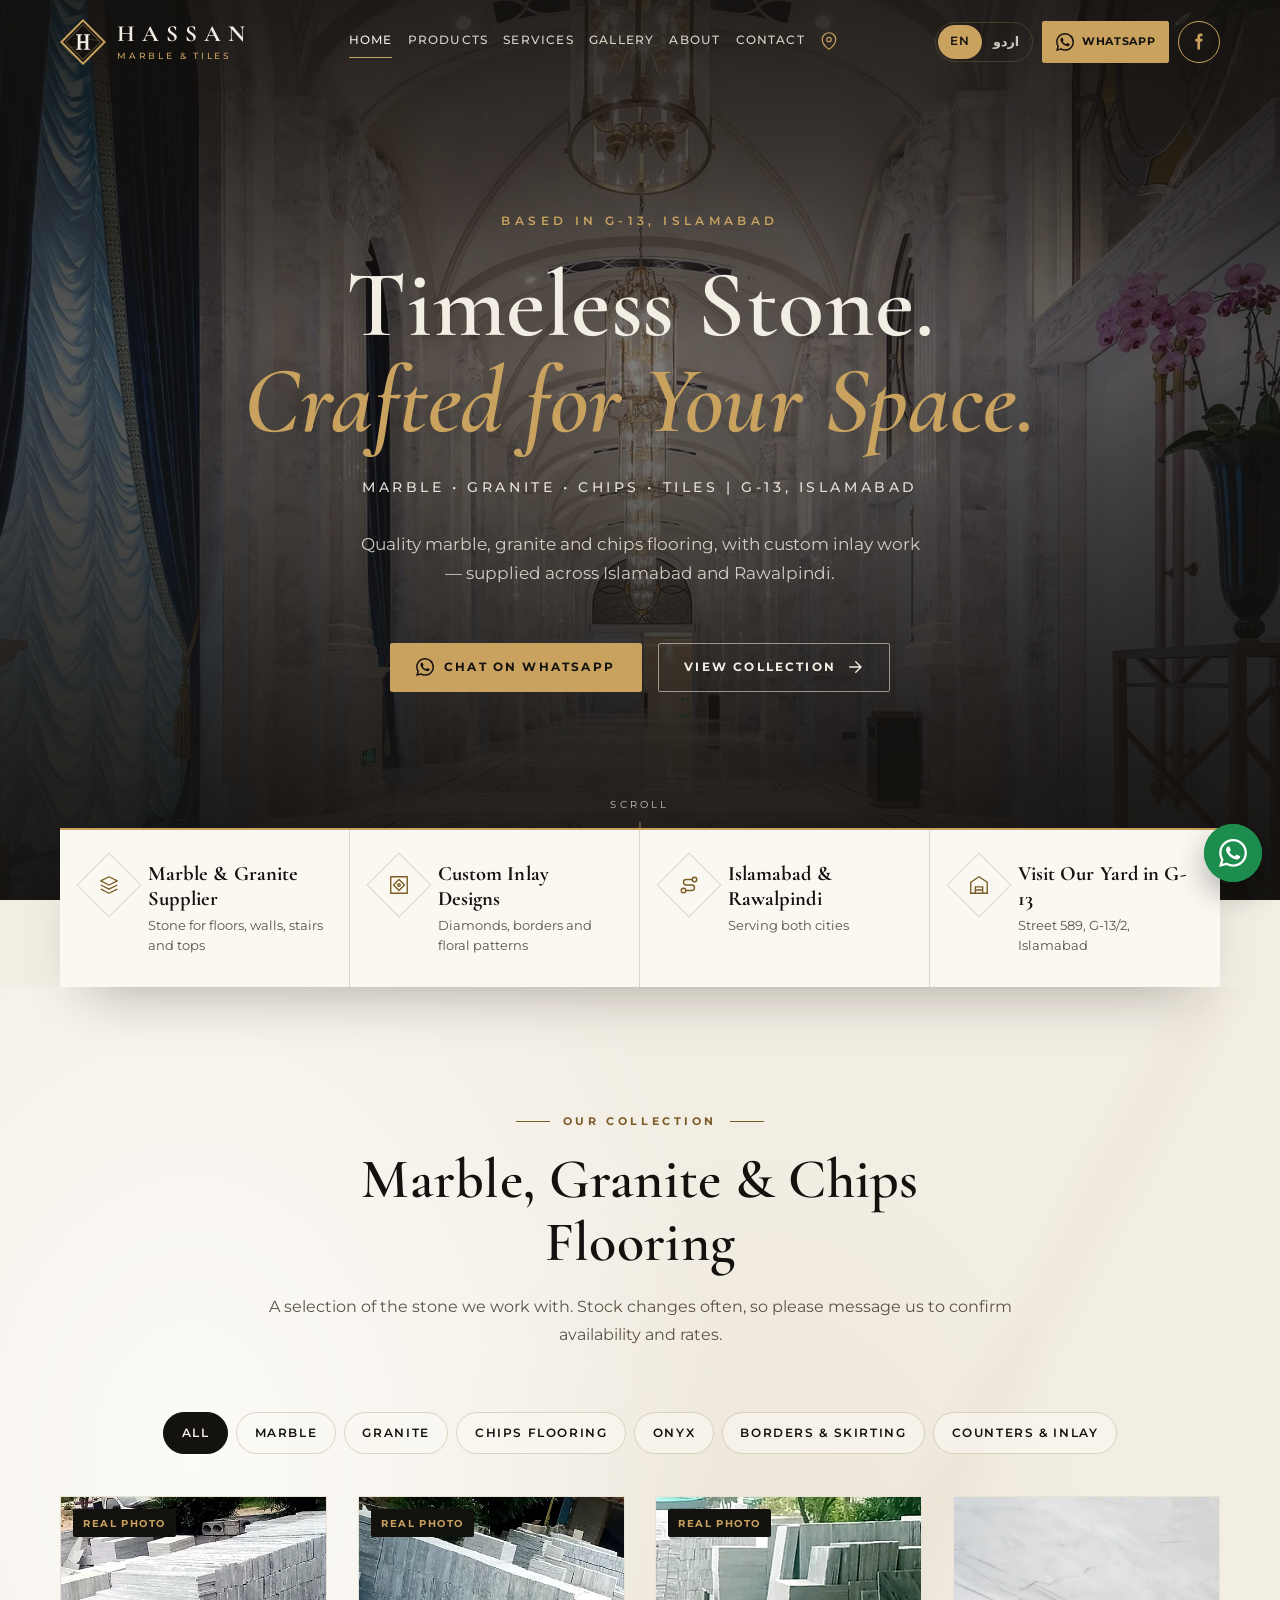
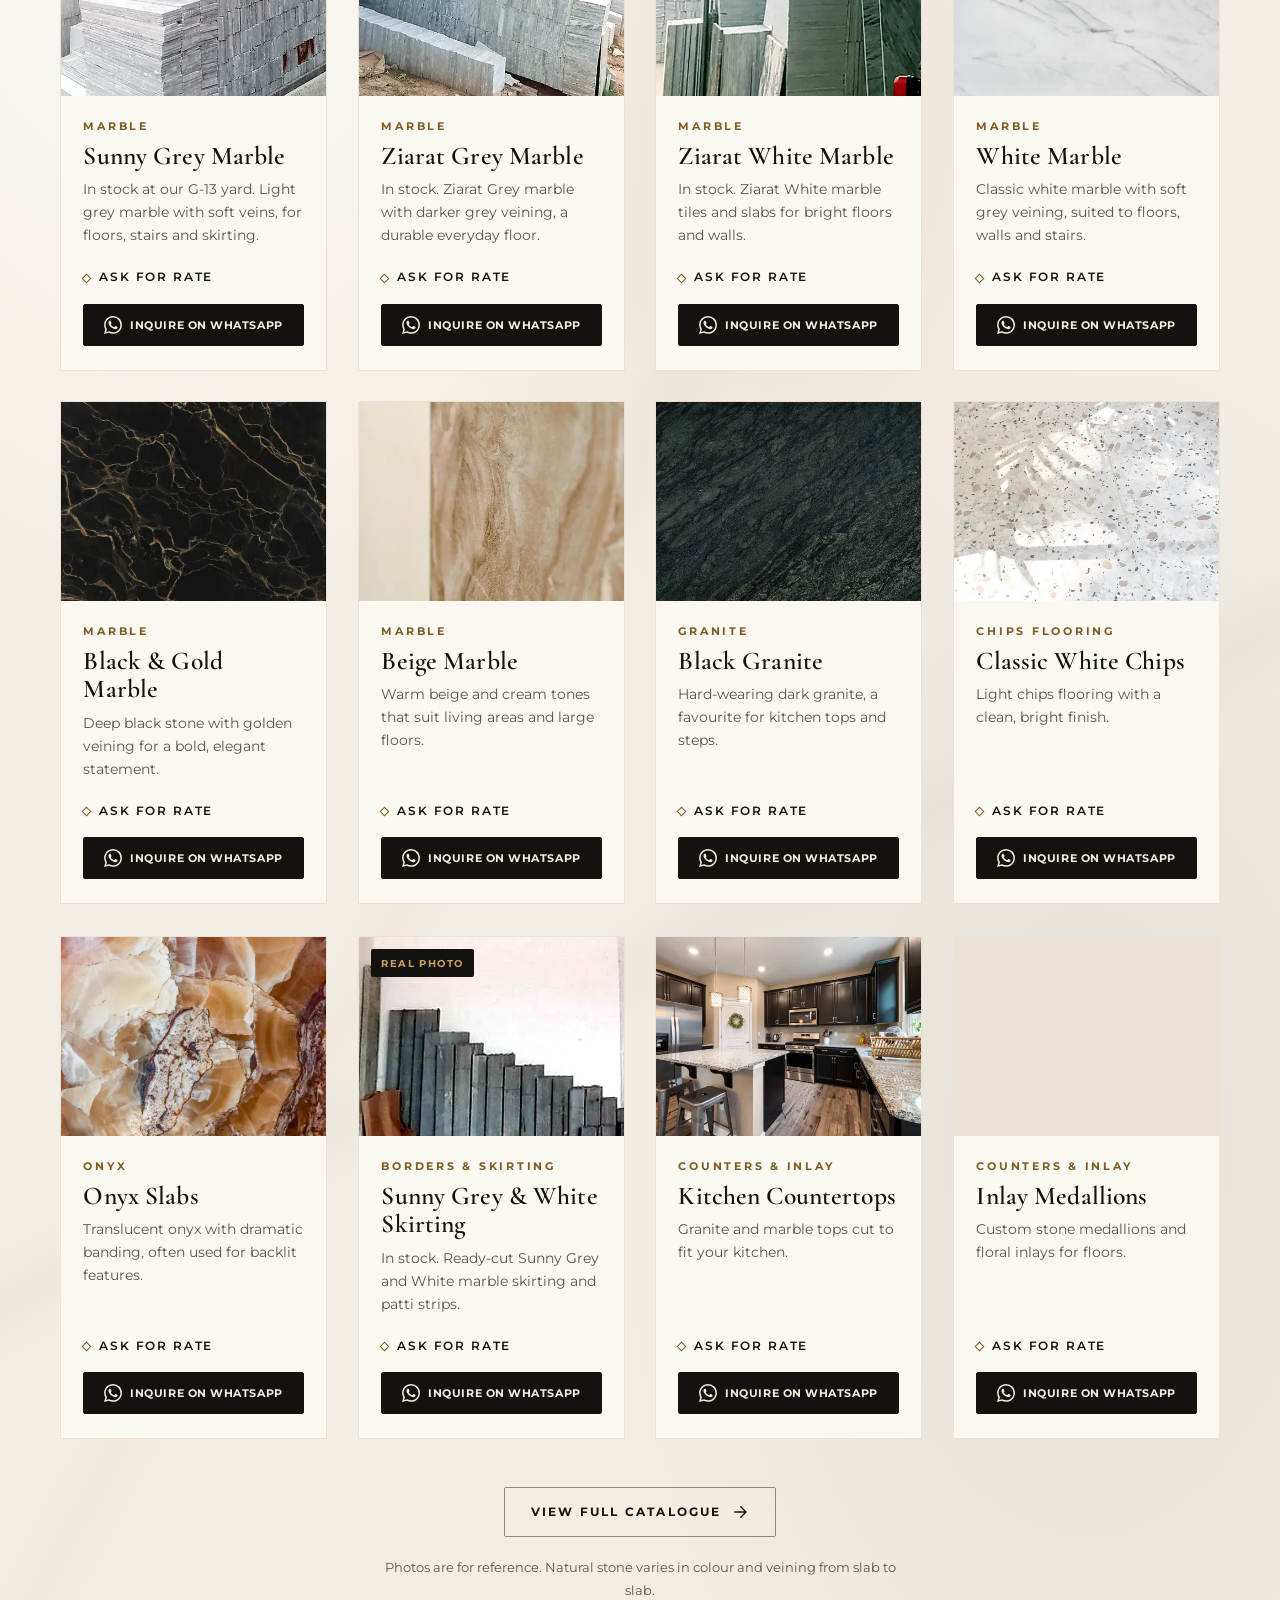
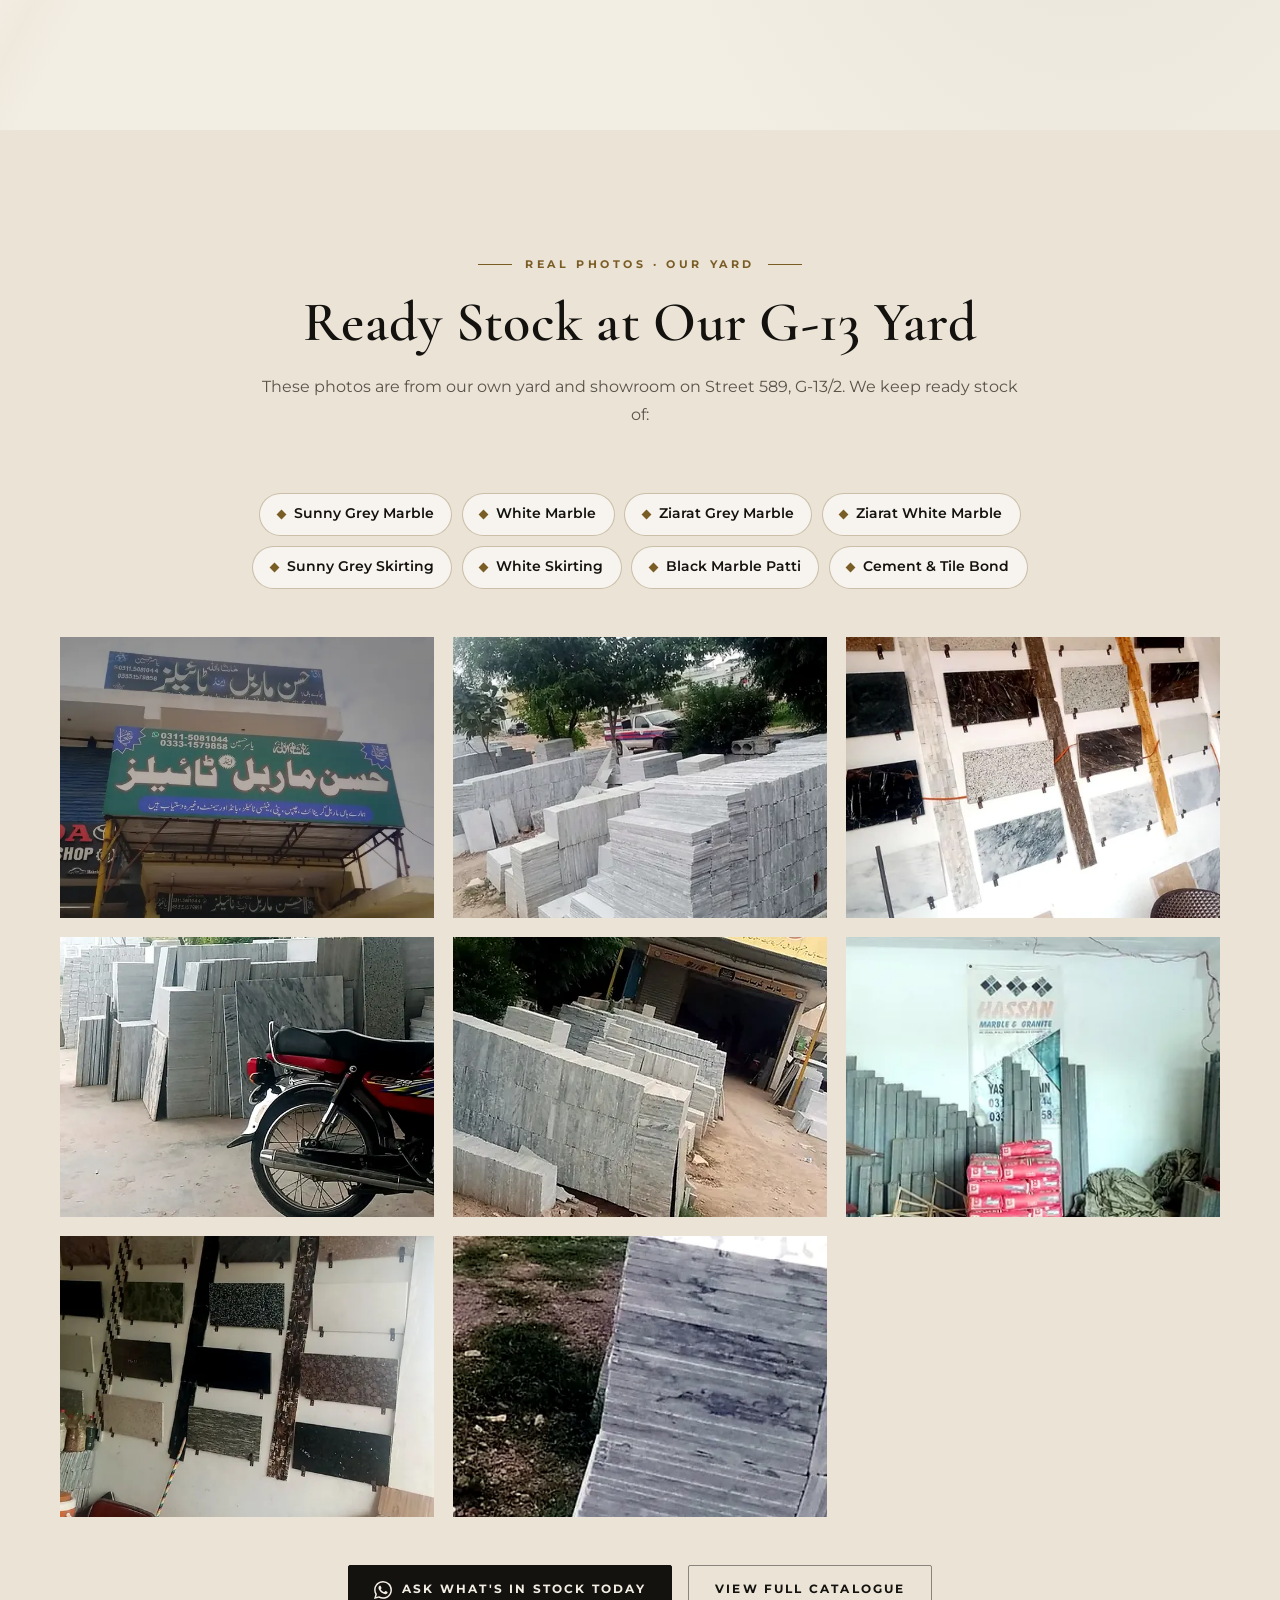
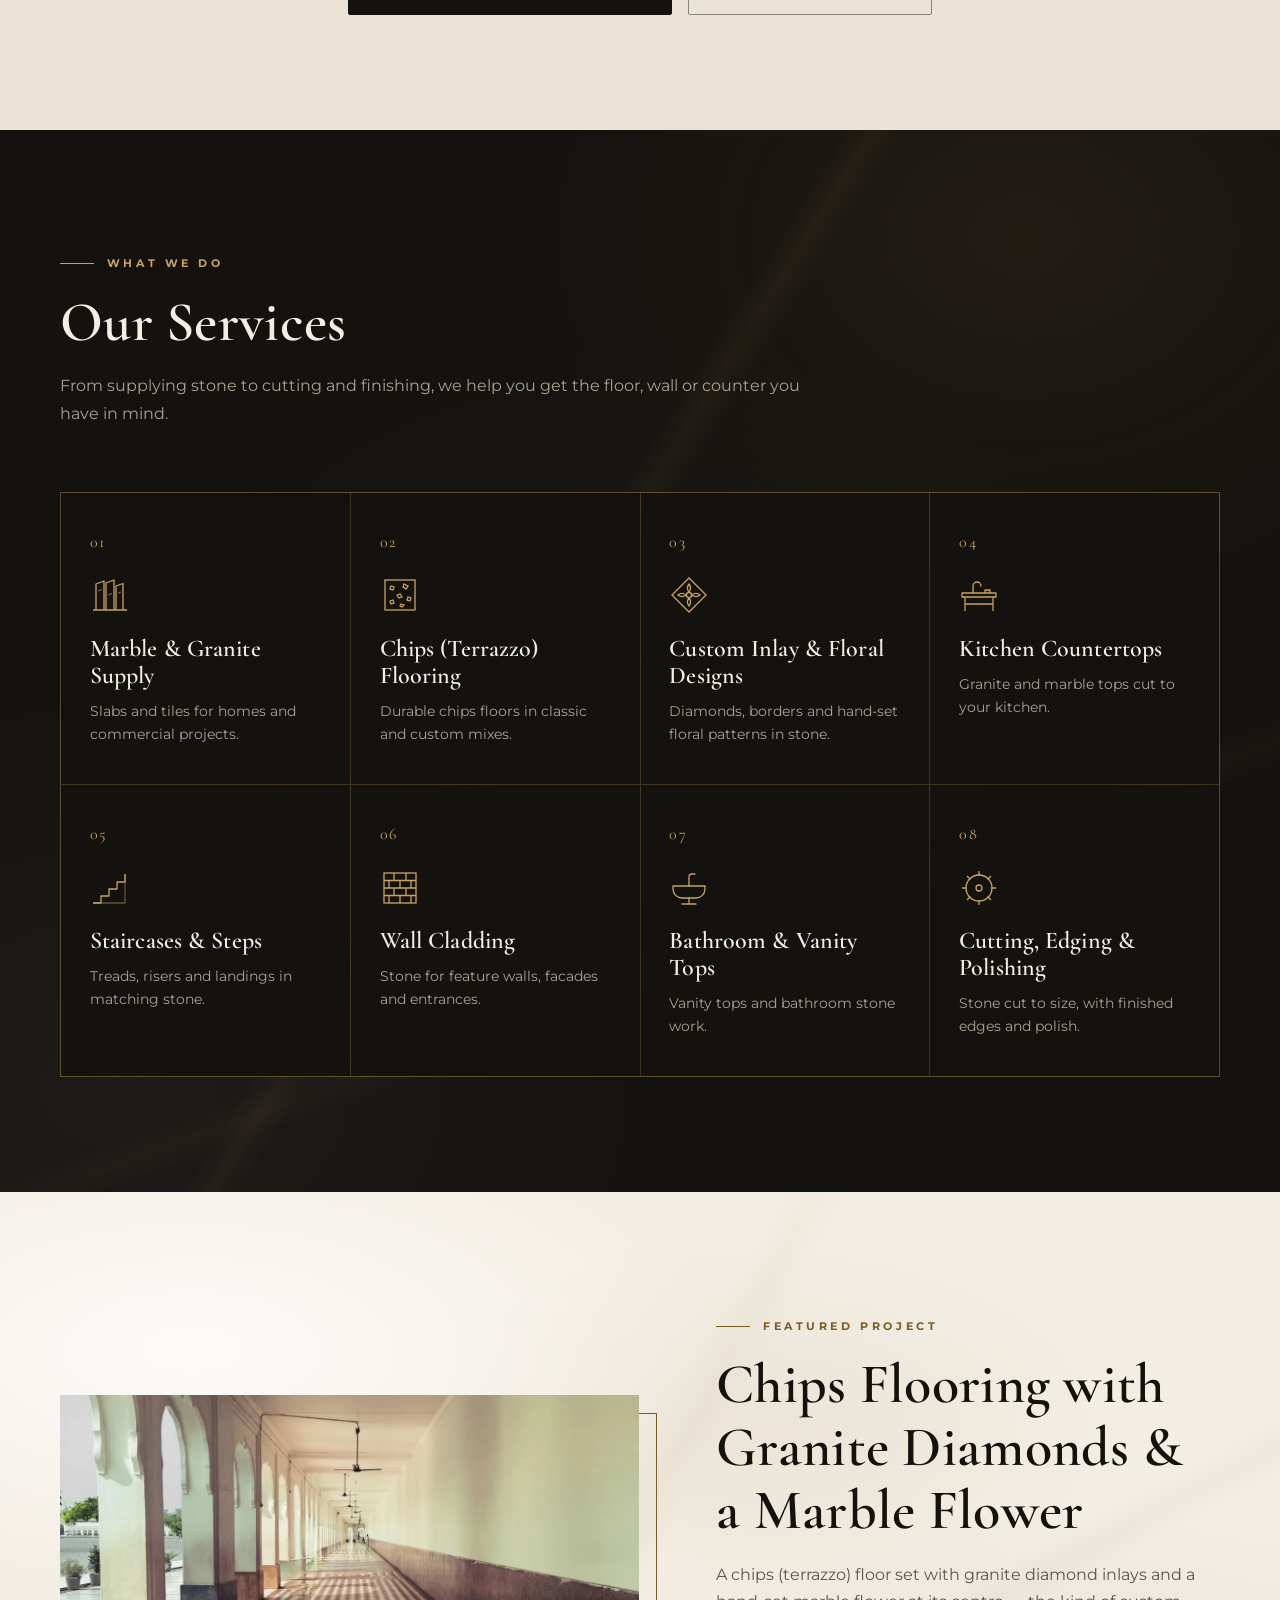
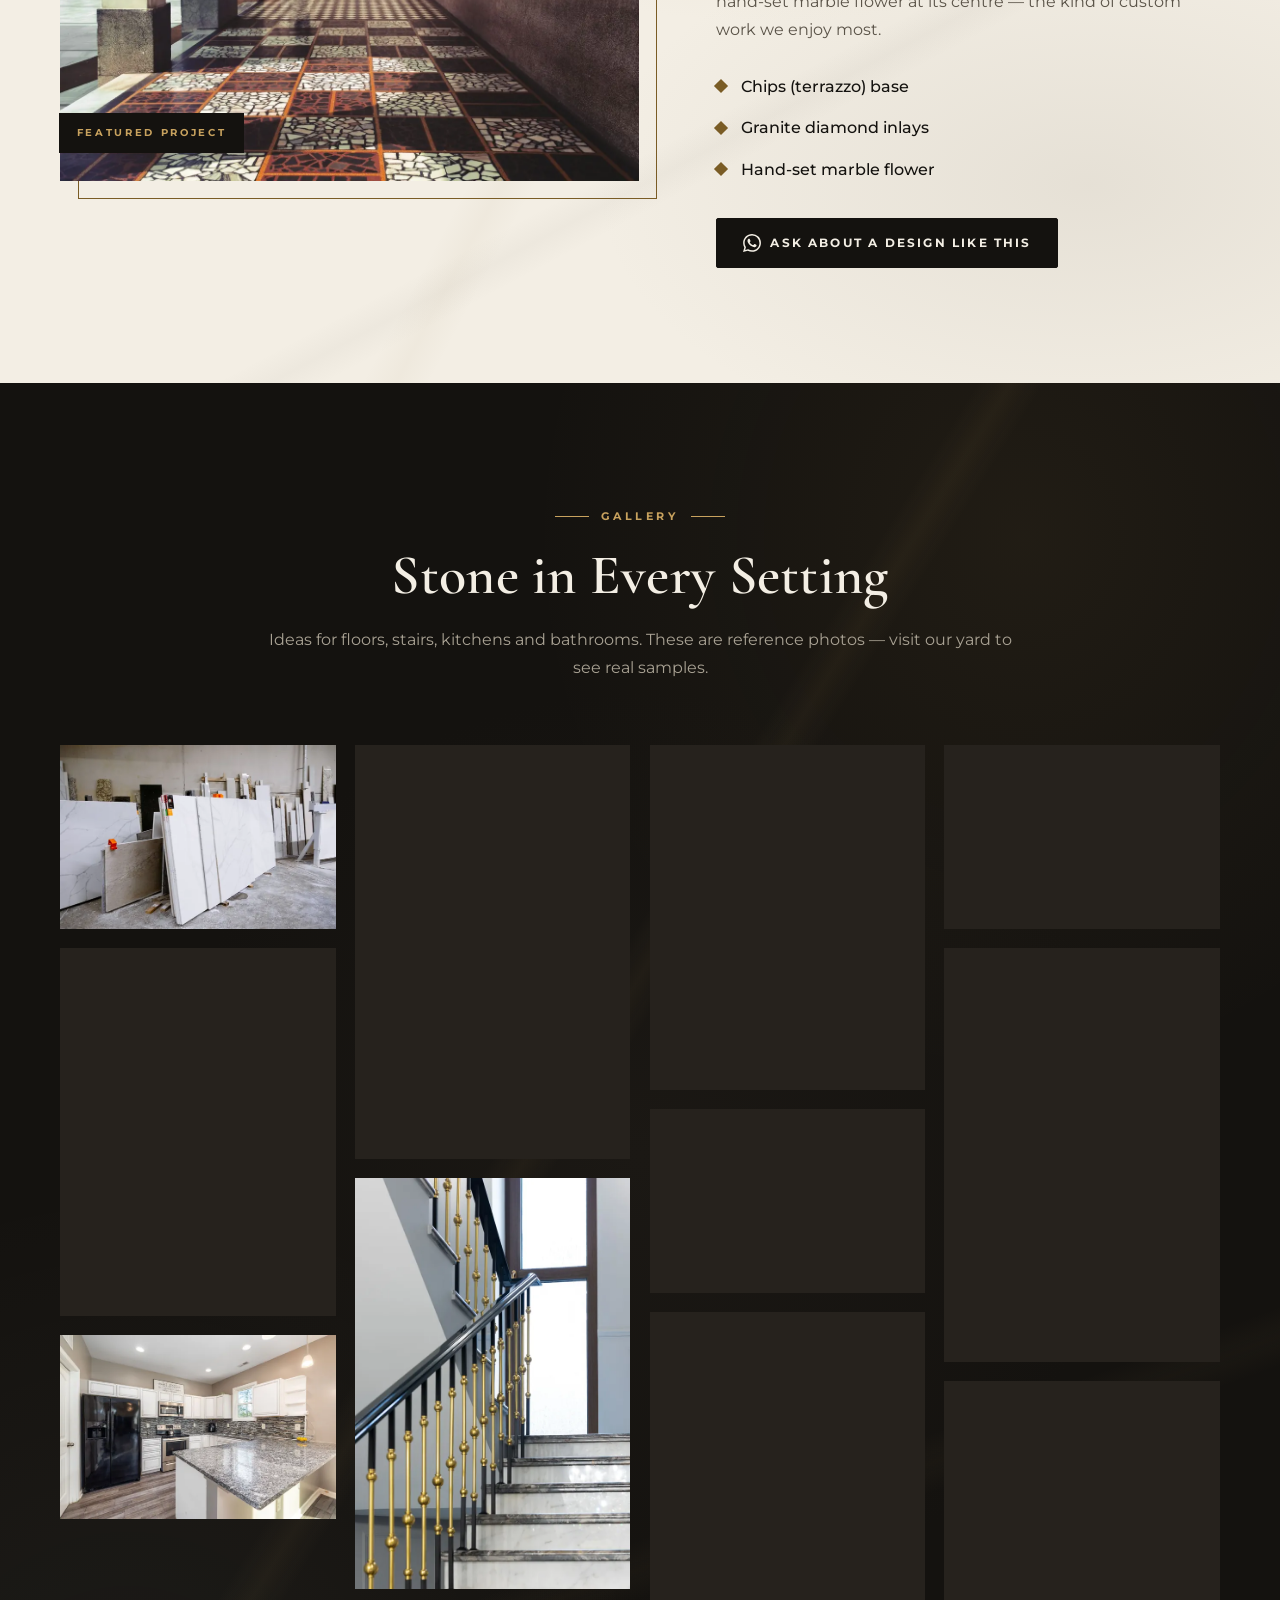
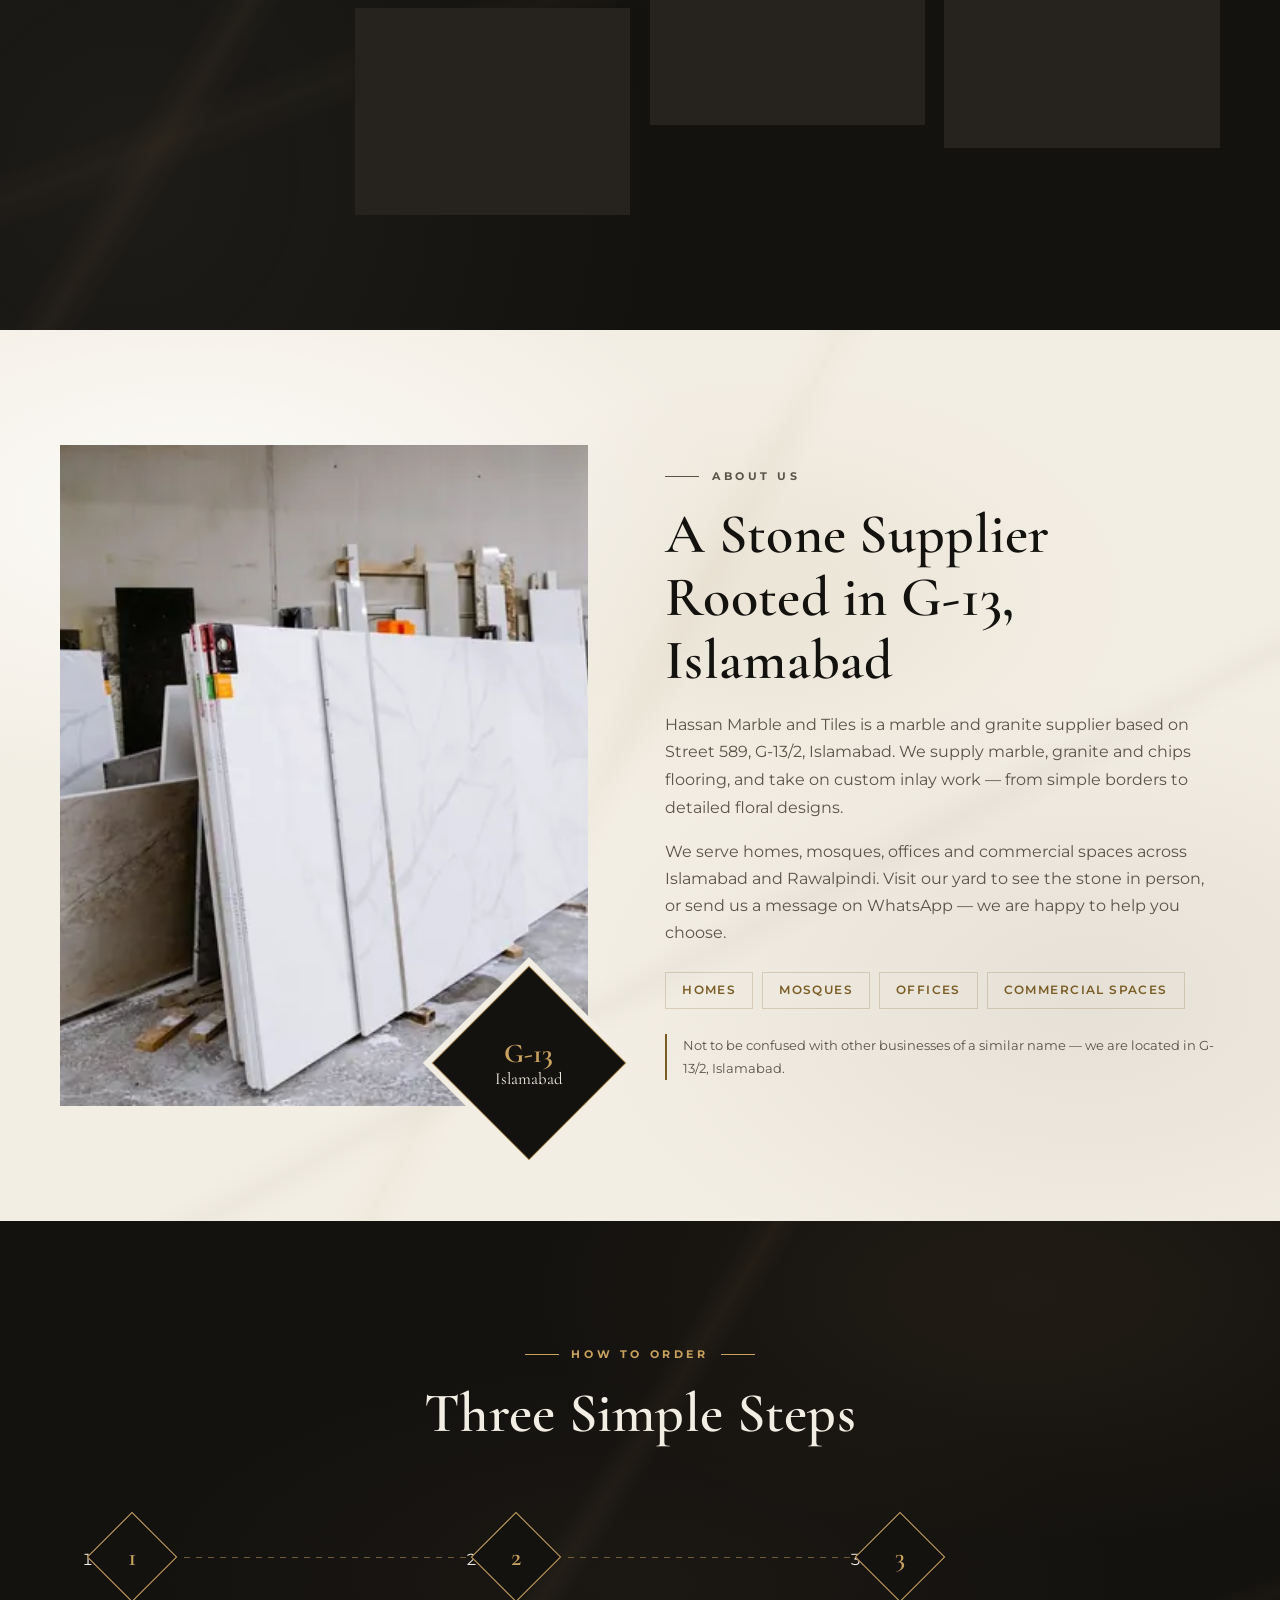
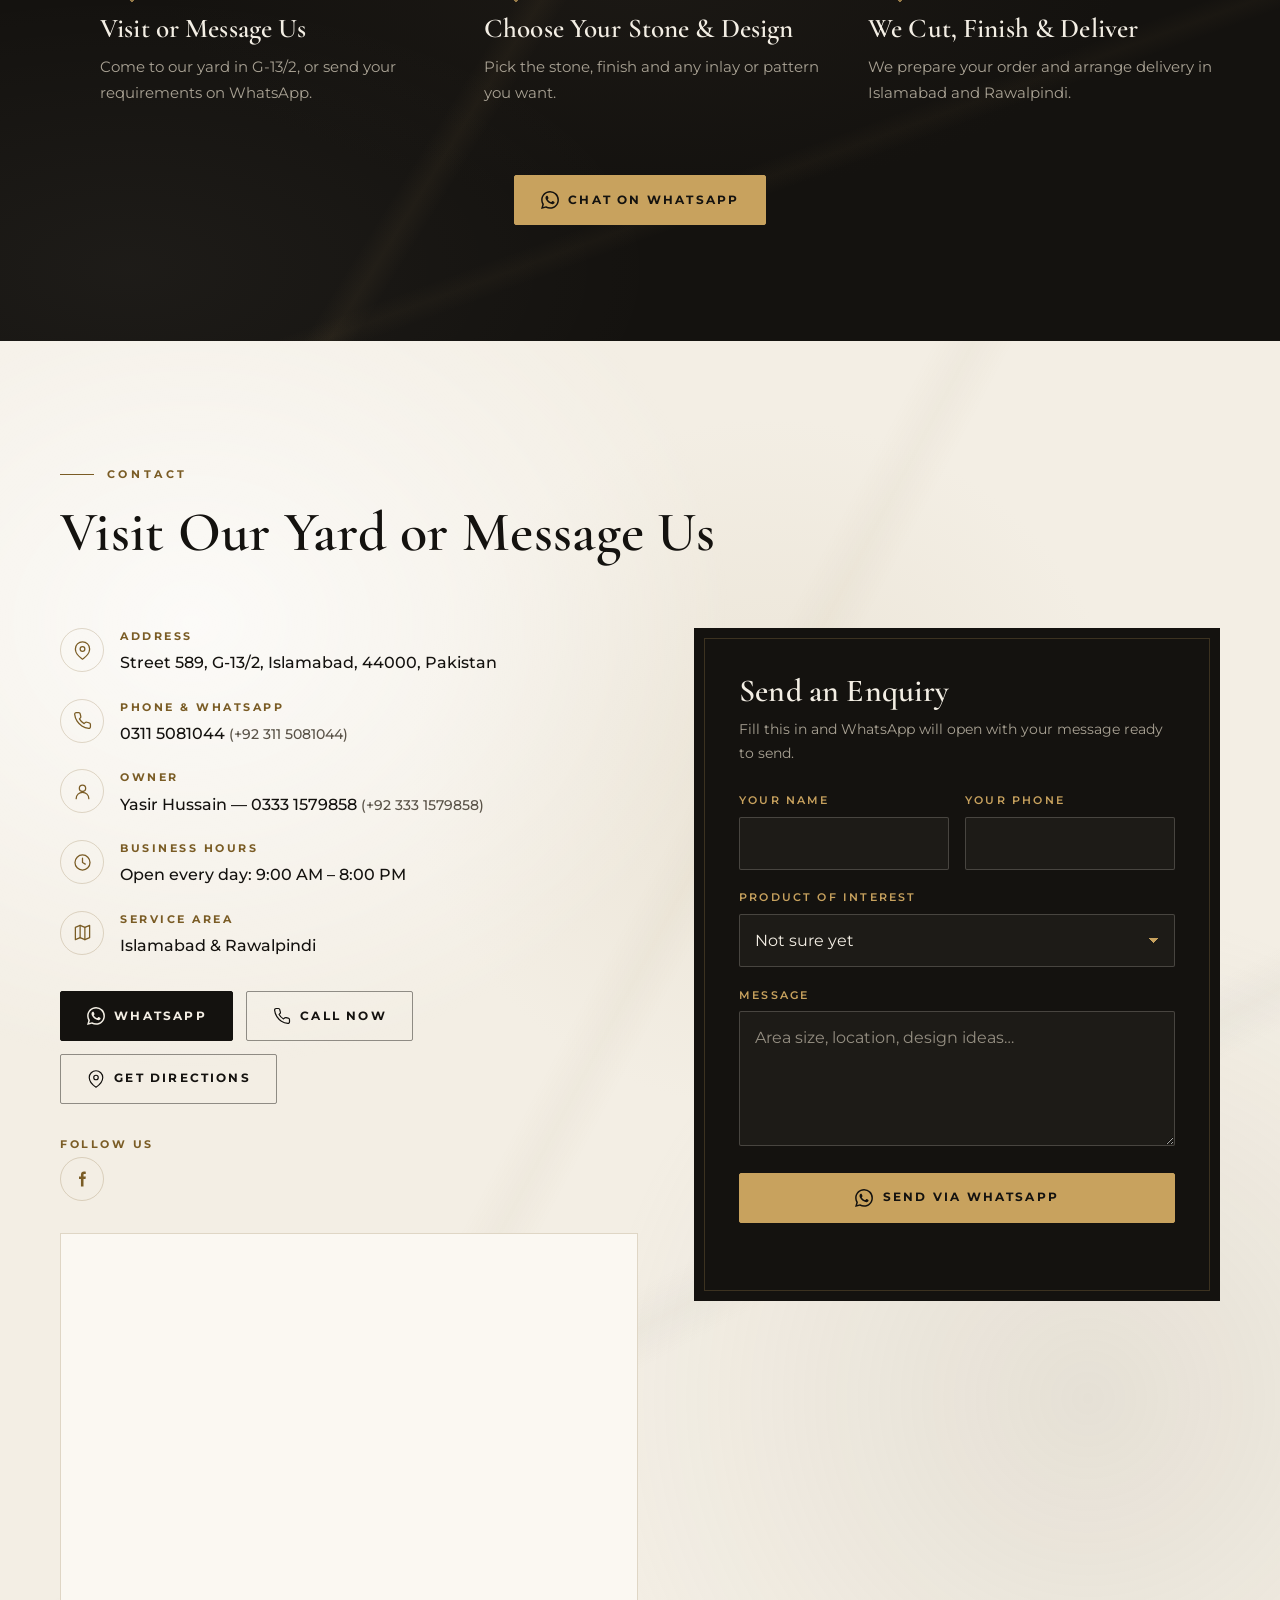
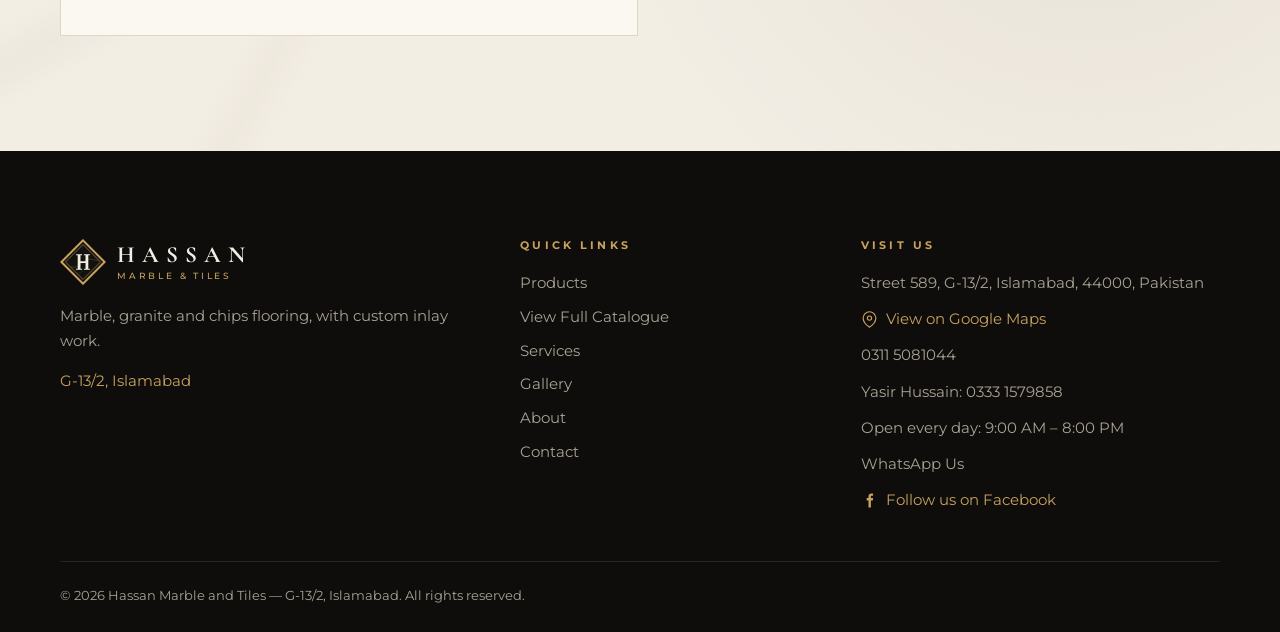
<file: index.html>
<!DOCTYPE html>
<html lang="en" dir="ltr">
<head>
  <meta charset="utf-8">
  <meta name="viewport" content="width=device-width, initial-scale=1">
  <title>Hassan Marble and Tiles | Marble, Granite &amp; Chips Flooring in Islamabad (G-13)</title>
  <meta name="description" content="Hassan Marble and Tiles, Street 589, G-13/2, Islamabad — marble, granite and chips (terrazzo) flooring supplier with custom inlay work. Serving Islamabad and Rawalpindi. Call or WhatsApp 0311 5081044.">
  <meta name="keywords" content="marble Islamabad, granite Islamabad, chips flooring Islamabad, marble supplier G-13, terrazzo flooring, marble Rawalpindi, granite countertops Islamabad">
  <meta name="theme-color" content="#14120F">
  <meta name="format-detection" content="telephone=no">

  <link rel="canonical" href="https://farooq831.github.io/hassan-marble-tiles/">
  <link rel="alternate" hreflang="en" href="https://farooq831.github.io/hassan-marble-tiles/">
  <link rel="alternate" hreflang="x-default" href="https://farooq831.github.io/hassan-marble-tiles/">

  <!-- Open Graph / Twitter -->
  <meta property="og:type" content="website">
  <meta property="og:site_name" content="Hassan Marble and Tiles">
  <meta property="og:title" content="Hassan Marble and Tiles | Marble, Granite &amp; Chips Flooring — G-13, Islamabad">
  <meta property="og:description" content="Marble, granite and chips flooring with custom inlay work. Visit our yard at Street 589, G-13/2, Islamabad, or WhatsApp 0311 5081044.">
  <meta property="og:url" content="https://farooq831.github.io/hassan-marble-tiles/">
  <meta property="og:image" content="https://farooq831.github.io/hassan-marble-tiles/assets/images/og-image.jpg">
  <meta property="og:image:width" content="1200">
  <meta property="og:image:height" content="630">
  <meta property="og:image:alt" content="Polished marble corridor — Hassan Marble and Tiles, G-13 Islamabad">
  <meta property="og:locale" content="en_PK">
  <meta property="og:locale:alternate" content="ur_PK">
  <meta name="twitter:card" content="summary_large_image">
  <meta name="twitter:title" content="Hassan Marble and Tiles — G-13, Islamabad">
  <meta name="twitter:description" content="Marble, granite and chips flooring with custom inlay work in Islamabad &amp; Rawalpindi.">
  <meta name="twitter:image" content="https://farooq831.github.io/hassan-marble-tiles/assets/images/og-image.jpg">

  <link rel="icon" href="favicon.svg" type="image/svg+xml">
  <link rel="icon" href="favicon.ico" sizes="32x32">
  <link rel="apple-touch-icon" href="assets/icons/apple-touch-icon.png">
  <link rel="manifest" href="site.webmanifest">

  <link rel="preconnect" href="https://fonts.googleapis.com">
  <link rel="preconnect" href="https://fonts.gstatic.com" crossorigin>
  <!-- Fonts load without blocking the first paint -->
  <link rel="preload" as="style" href="https://fonts.googleapis.com/css2?family=Cormorant+Garamond:ital,wght@0,600;0,700;1,600&amp;family=Montserrat:wght@400;500;600;700&amp;display=swap" onload="this.onload=null;this.rel='stylesheet'">
  <noscript><link rel="stylesheet" href="https://fonts.googleapis.com/css2?family=Cormorant+Garamond:ital,wght@0,600;0,700;1,600&amp;family=Montserrat:wght@400;500;600;700&amp;display=swap"></noscript>
  <link rel="stylesheet" href="css/main.css">

  <!-- Mark JS as available and apply saved language direction before paint -->
  <script>(function(d){d.documentElement.className+=' js';try{if(localStorage.getItem('hmg-lang')==='ur'){d.documentElement.lang='ur';d.documentElement.dir='rtl';}}catch(e){}})(document);</script>

  <script defer src="js/config.js"></script>
  <script defer src="js/products.js"></script>
  <script defer src="js/i18n.js"></script>
  <script defer src="js/main.js"></script>
</head>
<body>
  <!-- ===== SVG ICON SPRITE (inline so it works from file:// and GitHub Pages) ===== -->
  <svg width="0" height="0" style="position:absolute" aria-hidden="true" focusable="false">
    <defs>
      <clipPath id="lm-clip"><path d="M50 12 88 50 50 88 12 50z"/></clipPath>
    </defs>
    <symbol id="logo-mark" viewBox="0 0 100 100">
      <path d="M50 3 97 50 50 97 3 50z" fill="#14120F" style="stroke:var(--logo-outer,#C8A25E)" stroke-width="4.5"/>
      <path d="M50 12 88 50 50 88 12 50z" fill="none" stroke="#C8A25E" stroke-width="1.2"/>
      <g clip-path="url(#lm-clip)" fill="none" stroke="#C8A25E" stroke-linecap="round" opacity=".5">
        <path d="M8 63c12-6 20 2 31-4s16-17 28-15 17 5 25 0" stroke-width="1"/>
        <path d="M28 82c8-8 14-6 22-13" stroke-width=".6"/>
      </g>
      <path fill="#F3EEE4" d="M35 33h13v2.5h-3.5v13.1h11V35.5H52V33h13v2.5h-3.5v29H65V67H52v-2.5h3.5V52h-11v12.5H48V67H35v-2.5h3.5v-29H35z"/>
    </symbol>
    <symbol id="i-wa" viewBox="0 0 24 24"><path fill="currentColor" d="M17.47 14.38c-.3-.15-1.76-.87-2.03-.97-.27-.1-.47-.15-.67.15-.2.3-.77.97-.94 1.16-.17.2-.35.22-.64.08-.3-.15-1.26-.46-2.39-1.48-.88-.79-1.48-1.76-1.65-2.06-.17-.3-.02-.46.13-.6.13-.14.3-.35.45-.52.15-.17.2-.3.3-.5.1-.2.05-.37-.03-.52-.07-.15-.67-1.61-.92-2.2-.24-.58-.49-.5-.67-.51h-.57c-.2 0-.52.07-.79.37-.27.3-1.04 1.02-1.04 2.48s1.07 2.88 1.21 3.07c.15.2 2.1 3.2 5.08 4.49.71.31 1.26.49 1.7.63.71.23 1.36.2 1.87.12.57-.09 1.76-.72 2-1.41.25-.7.25-1.29.18-1.42-.08-.12-.27-.2-.57-.34M12.05 21.79h-.01a9.87 9.87 0 0 1-5.03-1.38l-.36-.21-3.74.98 1-3.65-.24-.37a9.86 9.86 0 0 1-1.51-5.26c0-5.45 4.44-9.88 9.89-9.88 2.64 0 5.12 1.03 6.99 2.9a9.83 9.83 0 0 1 2.89 6.99c0 5.45-4.44 9.88-9.88 9.88m8.41-18.3A11.82 11.82 0 0 0 12.05 0C5.5 0 .16 5.34.16 11.89c0 2.1.55 4.14 1.59 5.95L.06 24l6.3-1.65a11.88 11.88 0 0 0 5.68 1.45h.01c6.55 0 11.89-5.34 11.89-11.9 0-3.18-1.24-6.16-3.48-8.41z"/></symbol>
    <symbol id="i-phone" viewBox="0 0 24 24"><path fill="none" stroke="currentColor" stroke-width="1.6" stroke-linecap="round" stroke-linejoin="round" d="M22 16.92v3a2 2 0 0 1-2.18 2 19.8 19.8 0 0 1-8.63-3.07 19.5 19.5 0 0 1-6-6A19.8 19.8 0 0 1 2.12 4.18 2 2 0 0 1 4.11 2h3a2 2 0 0 1 2 1.72c.13.96.36 1.9.7 2.81a2 2 0 0 1-.45 2.11L8.09 9.91a16 16 0 0 0 6 6l1.27-1.27a2 2 0 0 1 2.11-.45c.91.34 1.85.57 2.81.7A2 2 0 0 1 22 16.92z"/></symbol>
    <symbol id="i-pin" viewBox="0 0 24 24"><g fill="none" stroke="currentColor" stroke-width="1.6" stroke-linecap="round" stroke-linejoin="round"><path d="M21 10c0 7-9 13-9 13S3 17 3 10a9 9 0 0 1 18 0z"/><circle cx="12" cy="10" r="3"/></g></symbol>
    <symbol id="i-clock" viewBox="0 0 24 24"><g fill="none" stroke="currentColor" stroke-width="1.6" stroke-linecap="round"><circle cx="12" cy="12" r="9.5"/><path d="M12 6.5V12l3.5 2"/></g></symbol>
    <symbol id="i-mail" viewBox="0 0 24 24"><g fill="none" stroke="currentColor" stroke-width="1.6" stroke-linejoin="round"><rect x="2.5" y="4.5" width="19" height="15" rx="1"/><path d="m3 5.5 9 7 9-7"/></g></symbol>
    <symbol id="i-user" viewBox="0 0 24 24"><g fill="none" stroke="currentColor" stroke-width="1.6" stroke-linecap="round" stroke-linejoin="round"><circle cx="12" cy="8" r="4"/><path d="M4 21a8 8 0 0 1 16 0"/></g></symbol>
    <symbol id="i-area" viewBox="0 0 24 24"><g fill="none" stroke="currentColor" stroke-width="1.6" stroke-linecap="round" stroke-linejoin="round"><path d="M9 3 3 5.5v15.5l6-2.5 6 2.5 6-2.5V3l-6 2.5z"/><path d="M9 3v15.5M15 5.5V21"/></g></symbol>
    <symbol id="i-zoom" viewBox="0 0 24 24"><g fill="none" stroke="currentColor" stroke-width="1.8" stroke-linecap="round"><circle cx="11" cy="11" r="7"/><path d="m20.5 20.5-4.5-4.5M11 8v6M8 11h6"/></g></symbol>
    <symbol id="i-up" viewBox="0 0 24 24"><path fill="none" stroke="currentColor" stroke-width="1.8" stroke-linecap="round" stroke-linejoin="round" d="M12 19V5M5 12l7-7 7 7"/></symbol>
    <symbol id="i-chev-left" viewBox="0 0 24 24"><path fill="none" stroke="currentColor" stroke-width="1.8" stroke-linecap="round" stroke-linejoin="round" d="m15 18-6-6 6-6"/></symbol>
    <symbol id="i-chev-right" viewBox="0 0 24 24"><path fill="none" stroke="currentColor" stroke-width="1.8" stroke-linecap="round" stroke-linejoin="round" d="m9 18 6-6-6-6"/></symbol>
    <symbol id="i-close" viewBox="0 0 24 24"><path fill="none" stroke="currentColor" stroke-width="1.8" stroke-linecap="round" d="M18 6 6 18M6 6l12 12"/></symbol>
    <symbol id="i-arrow" viewBox="0 0 24 24"><path fill="none" stroke="currentColor" stroke-width="1.8" stroke-linecap="round" stroke-linejoin="round" d="M5 12h14M13 5l7 7-7 7"/></symbol>
    <symbol id="i-fb" viewBox="0 0 24 24"><path fill="currentColor" d="M14 8.5V6.6c0-.8.2-1.3 1.4-1.3H17V2.2c-.3 0-1.3-.2-2.4-.2-2.4 0-4 1.5-4 4.1v2.4H8v3.4h2.6V22H14v-10.1h2.7l.4-3.4H14z"/></symbol>
    <symbol id="i-ig" viewBox="0 0 24 24"><g fill="none" stroke="currentColor" stroke-width="1.7"><rect x="3" y="3" width="18" height="18" rx="5"/><circle cx="12" cy="12" r="4"/><circle cx="17.3" cy="6.7" r=".6" fill="currentColor"/></g></symbol>
    <!-- trust icons -->
    <symbol id="t-layers" viewBox="0 0 24 24"><g fill="none" stroke="currentColor" stroke-width="1.5" stroke-linejoin="round"><path d="m12 3 9 4.5-9 4.5-9-4.5z"/><path d="m3 12 9 4.5 9-4.5M3 16.5 12 21l9-4.5"/></g></symbol>
    <symbol id="t-inlay" viewBox="0 0 24 24"><g fill="none" stroke="currentColor" stroke-width="1.5" stroke-linejoin="round"><rect x="3" y="3" width="18" height="18"/><path d="m12 6 6 6-6 6-6-6z"/><circle cx="12" cy="12" r="1.4"/></g></symbol>
    <symbol id="t-route" viewBox="0 0 24 24"><g fill="none" stroke="currentColor" stroke-width="1.5" stroke-linecap="round" stroke-linejoin="round"><circle cx="6" cy="18" r="2.5"/><circle cx="18" cy="6" r="2.5"/><path d="M8.5 18H15a3 3 0 0 0 0-6H9a3 3 0 0 1 0-6h6.5"/></g></symbol>
    <symbol id="t-yard" viewBox="0 0 24 24"><g fill="none" stroke="currentColor" stroke-width="1.5" stroke-linejoin="round"><path d="M3 21V9l9-6 9 6v12"/><path d="M8 21v-7h8v7M2 21h20M8 17.5h8"/></g></symbol>
    <!-- service icons -->
    <symbol id="s-slabs" viewBox="0 0 40 40"><g fill="none" stroke="currentColor" stroke-width="1.3" stroke-linejoin="round"><path d="M6 35V9l8-3v29M16 35V8l8-3v30M26 35V11l7-2.5V35M3 35h34"/><path d="M8 16l4-1.5M18 20l4-1.5M28 18l3-1" opacity=".6"/></g></symbol>
    <symbol id="s-chips" viewBox="0 0 40 40"><g fill="none" stroke="currentColor" stroke-width="1.3"><rect x="5" y="5" width="30" height="30"/><path d="M11 11l3 1-1 3-3-1zM24 9l4 2-2 3-3-2zM17 20l3-1 2 3-3 1zM28 22l3 1-1 3-3-1zM10 26l3-1 1 3-3 1zM21 29l3 1-2 2-2-1z"/></g></symbol>
    <symbol id="s-inlay" viewBox="0 0 40 40"><g fill="none" stroke="currentColor" stroke-width="1.3"><path d="m20 3 17 17-17 17L3 20z"/><circle cx="20" cy="20" r="2.6"/><path d="M20 17.4c-2-3-2-6 0-8.4 2 2.4 2 5.4 0 8.4zM20 22.6c-2 3-2 6 0 8.4 2-2.4 2-5.4 0-8.4zM17.4 20c-3-2-6-2-8.4 0 2.4 2 5.4 2 8.4 0zM22.6 20c3-2 6-2 8.4 0-2.4 2-5.4 2-8.4 0z"/></g></symbol>
    <symbol id="s-kitchen" viewBox="0 0 40 40"><g fill="none" stroke="currentColor" stroke-width="1.3" stroke-linejoin="round"><path d="M3 18h34v4H3zM6 22v14M34 22v14M6 29h28"/><path d="M14 18v-7a4 4 0 0 1 8 0" stroke-linecap="round"/><path d="M26 18v-3h5v3"/></g></symbol>
    <symbol id="s-stairs" viewBox="0 0 40 40"><g fill="none" stroke="currentColor" stroke-width="1.3" stroke-linejoin="round"><path d="M3 35h8v-7h8v-7h8v-7h8V6"/><path d="M3 35h32V6" opacity=".45"/></g></symbol>
    <symbol id="s-wall" viewBox="0 0 40 40"><g fill="none" stroke="currentColor" stroke-width="1.3"><rect x="4" y="5" width="32" height="30"/><path d="M4 12.5h32M4 20h32M4 27.5h32M14 5v7.5M26 5v7.5M9 12.5V20M20 12.5V20M31 12.5V20M14 20v7.5M26 20v7.5M9 27.5V35M20 27.5V35M31 27.5V35"/></g></symbol>
    <symbol id="s-vanity" viewBox="0 0 40 40"><g fill="none" stroke="currentColor" stroke-width="1.3" stroke-linejoin="round" stroke-linecap="round"><path d="M4 18h32v3a9 9 0 0 1-9 9H13a9 9 0 0 1-9-9z"/><path d="M20 18V9a3 3 0 0 1 3-3h3M13 36h14M20 30v6"/></g></symbol>
    <symbol id="s-cut" viewBox="0 0 40 40"><g fill="none" stroke="currentColor" stroke-width="1.3"><circle cx="20" cy="20" r="13"/><circle cx="20" cy="20" r="3"/><path d="M20 3v5M20 32v5M3 20h5M32 20h5M8 8l3.5 3.5M28.5 28.5 32 32M32 8l-3.5 3.5M11.5 28.5 8 32"/></g></symbol>
  </svg>

  <!-- Loading transition (fades out automatically, even without JS) -->
  <div class="loader" aria-hidden="true">
    <svg viewBox="0 0 100 100">
      <path class="lm-outer" d="M50 3 97 50 50 97 3 50z" fill="none" stroke="#C8A25E" stroke-width="3"/>
      <path fill="#F3EEE4" d="M35 33h13v2.5h-3.5v13.1h11V35.5H52V33h13v2.5h-3.5v29H65V67H52v-2.5h3.5V52h-11v12.5H48V67H35v-2.5h3.5v-29H35z"/>
    </svg>
  </div>

  <a class="skip-link" href="#main" data-i18n="skip">Skip to content</a>

  <!-- ===================== HEADER ===================== -->
  <header class="site-header">
    <div class="container nav">
      <a class="brand" href="#home">
        <svg class="brand__mark" viewBox="0 0 100 100" aria-hidden="true"><use href="#logo-mark"></use></svg>
        <span class="brand__text" lang="en"><span class="brand__name">HASSAN</span> <span class="brand__sub">MARBLE &amp; TILES</span></span>
      </a>

      <nav class="nav__menu" id="site-menu" data-i18n-attr="aria-label:nav.label" aria-label="Main navigation">
        <ul class="nav__links">
          <li><a class="nav__link u-link" href="#home" data-i18n="nav.home">Home</a></li>
          <li><a class="nav__link u-link" href="#products" data-i18n="nav.products">Products</a></li>
          <li><a class="nav__link u-link" href="#services" data-i18n="nav.services">Services</a></li>
          <li><a class="nav__link u-link" href="#gallery" data-i18n="nav.gallery">Gallery</a></li>
          <li><a class="nav__link u-link" href="#about" data-i18n="nav.about">About</a></li>
          <li><a class="nav__link u-link" href="#contact" data-i18n="nav.contact">Contact</a></li>
          <li><a class="nav__link nav__map" data-maplink href="https://www.google.com/maps?q=Street+589,+G-13/2,+Islamabad,+Pakistan" target="_blank" rel="noopener" data-i18n-attr="title:nav.mapTitle" title="Open our location in Google Maps"><svg aria-hidden="true"><use href="#i-pin"></use></svg><span class="nav__map-text" data-i18n="nav.map">Location</span></a></li>
        </ul>
        <a class="btn btn--gold nav__menu-wa" data-wa="wa.general" href="https://wa.me/923115081044" target="_blank" rel="noopener">
          <svg aria-hidden="true"><use href="#i-wa"></use></svg><span data-i18n="nav.whatsapp">WhatsApp Us</span>
        </a>
        <a class="btn btn--ghost-light nav__menu-fb" data-fb href="https://www.facebook.com/hassanmarbletiles/" target="_blank" rel="noopener">
          <svg aria-hidden="true"><use href="#i-fb"></use></svg><span>Facebook</span>
        </a>
      </nav>

      <div class="nav__actions">
        <div class="lang-switch" role="group" data-i18n-attr="aria-label:lang.label" aria-label="Language">
          <button type="button" data-lang="en" aria-pressed="true" lang="en">EN</button>
          <button type="button" data-lang="ur" aria-pressed="false" lang="ur">اردو</button>
        </div>
        <a class="btn btn--gold btn--sm nav__wa" data-wa="wa.general" href="https://wa.me/923115081044" target="_blank" rel="noopener">
          <svg aria-hidden="true"><use href="#i-wa"></use></svg><span data-i18n="contact.wa">WhatsApp</span>
        </a>
        <a class="nav__fb" data-fb href="https://www.facebook.com/hassanmarbletiles/" target="_blank" rel="noopener" aria-label="Facebook" title="Facebook"><svg aria-hidden="true"><use href="#i-fb"></use></svg></a>
        <button type="button" class="burger" aria-expanded="false" aria-controls="site-menu" data-i18n-attr="aria-label:menu.open" aria-label="Open menu"><span></span></button>
      </div>
    </div>
  </header>

  <main id="main" tabindex="-1">
    <!-- ===================== HERO ===================== -->
    <section class="hero" id="home" aria-labelledby="hero-title">
      <div class="hero__media">
        <picture>
          <source type="image/webp" srcset="assets/images/hero-marble-corridor-900.webp 900w, assets/images/hero-marble-corridor.webp 1600w" sizes="100vw">
          <img src="assets/images/hero-marble-corridor.jpg" srcset="assets/images/hero-marble-corridor-900.jpg 900w, assets/images/hero-marble-corridor.jpg 1600w" sizes="100vw"
               width="1600" height="900" fetchpriority="high" decoding="async"
               alt="Luxurious marble corridor with polished floor and chandeliers" data-i18n-attr="alt:hero.alt">
        </picture>
      </div>
      <div class="container hero__inner">
        <p class="hero__eyebrow hero-in" data-i18n="hero.eyebrow">Based in G-13, Islamabad</p>
        <h1 class="hero__title hero-in" id="hero-title" style="--d:.1s">
          <span data-i18n="hero.title1">Timeless Stone.</span>
          <em data-i18n="hero.title2">Crafted for Your Space.</em>
        </h1>
        <p class="hero__sub hero-in" style="--d:.2s" data-i18n="hero.sub">Marble • Granite • Chips • Tiles | G-13, Islamabad</p>
        <p class="hero__lead hero-in" style="--d:.28s" data-i18n="hero.lead">Quality marble, granite and chips flooring, with custom inlay work — supplied across Islamabad and Rawalpindi.</p>
        <div class="hero__ctas hero-in" style="--d:.36s">
          <a class="btn btn--gold" data-wa="wa.general" href="https://wa.me/923115081044" target="_blank" rel="noopener">
            <svg aria-hidden="true"><use href="#i-wa"></use></svg><span data-i18n="hero.cta1">Chat on WhatsApp</span>
          </a>
          <a class="btn btn--ghost-light" href="#products"><span data-i18n="hero.cta2">View Collection</span><svg class="flip-rtl" aria-hidden="true"><use href="#i-arrow"></use></svg></a>
        </div>
      </div>
      <a class="scroll-cue" href="#products" aria-hidden="true" tabindex="-1"><span data-i18n="hero.scroll">Scroll</span><span class="scroll-cue__line"></span></a>
    </section>

    <!-- ===================== TRUST STRIP ===================== -->
    <section class="trust" aria-labelledby="trust-title">
      <div class="container">
        <h2 class="visually-hidden" id="trust-title" data-i18n="trust.heading">Why choose Hassan Marble and Tiles</h2>
        <ul class="trust__grid reveal">
          <li class="trust__item">
            <span class="trust__icon"><svg aria-hidden="true"><use href="#t-layers"></use></svg></span>
            <div><h3 class="trust__title" data-i18n="trust.1">Marble &amp; Granite Supplier</h3><p class="trust__text" data-i18n="trust.1d">Stone for floors, walls, stairs and tops</p></div>
          </li>
          <li class="trust__item">
            <span class="trust__icon"><svg aria-hidden="true"><use href="#t-inlay"></use></svg></span>
            <div><h3 class="trust__title" data-i18n="trust.2">Custom Inlay Designs</h3><p class="trust__text" data-i18n="trust.2d">Diamonds, borders and floral patterns</p></div>
          </li>
          <li class="trust__item">
            <span class="trust__icon"><svg aria-hidden="true"><use href="#t-route"></use></svg></span>
            <div><h3 class="trust__title" data-i18n="trust.3">Islamabad &amp; Rawalpindi</h3><p class="trust__text" data-i18n="trust.3d">Serving both cities</p></div>
          </li>
          <li class="trust__item">
            <span class="trust__icon"><svg aria-hidden="true"><use href="#t-yard"></use></svg></span>
            <div><h3 class="trust__title" data-i18n="trust.4">Visit Our Yard in G-13</h3><p class="trust__text" data-i18n="trust.4d">Street 589, G-13/2, Islamabad</p></div>
          </li>
        </ul>
      </div>
    </section>

    <!-- ===================== PRODUCTS (featured) ===================== -->
    <section class="section marble-light" id="products" aria-labelledby="products-title">
      <div class="container">
        <header class="section-head section-head--center reveal">
          <p class="eyebrow" data-i18n="products.eyebrow">Our Collection</p>
          <h2 class="section-title" id="products-title" data-i18n="products.title">Marble, Granite &amp; Chips Flooring</h2>
          <p class="section-lead" data-i18n="products.lead">A selection of the stone we work with. Stock changes often, so please message us to confirm availability and rates.</p>
        </header>
        <div class="filters" data-filters="home-grid" role="group" data-i18n-attr="aria-label:products.filterLabel" aria-label="Filter products by category"></div>
        <div class="product-grid product-grid--4" id="home-grid" data-products="featured" aria-live="polite"></div>
        <div class="products__more">
          <a class="btn btn--ghost-dark" href="products.html"><span data-i18n="products.viewAll">View Full Catalogue</span><svg class="flip-rtl" aria-hidden="true"><use href="#i-arrow"></use></svg></a>
          <p class="products__note" data-i18n="products.note">Photos are for reference. Natural stone varies in colour and veining from slab to slab.</p>
        </div>
      </div>
    </section>

    <!-- ===================== READY STOCK (real yard photos) ===================== -->
    <section class="section yard" id="yard" aria-labelledby="yard-title">
      <div class="container">
        <header class="section-head section-head--center reveal">
          <p class="eyebrow" data-i18n="yard.eyebrow">Real Photos · Our Yard</p>
          <h2 class="section-title" id="yard-title" data-i18n="yard.title">Ready Stock at Our G-13 Yard</h2>
          <p class="section-lead" data-i18n="yard.lead">These photos are from our own yard and showroom on Street 589, G-13/2. We keep ready stock of:</p>
        </header>
        <ul class="stock-list reveal" data-i18n-attr="aria-label:yard.listLabel" aria-label="Stone in stock">
            <li data-i18n="yard.s1">Sunny Grey Marble</li>
            <li data-i18n="yard.s2">White Marble</li>
            <li data-i18n="yard.s3">Ziarat Grey Marble</li>
            <li data-i18n="yard.s4">Ziarat White Marble</li>
            <li data-i18n="yard.s5">Sunny Grey Skirting</li>
            <li data-i18n="yard.s6">White Skirting</li>
            <li data-i18n="yard.s7">Black Marble Patti</li>
            <li data-i18n="yard.s8">Cement &amp; Tile Bond</li>
        </ul>
        <div class="gallery gallery--grid" data-gallery="yard"></div>
        <div class="yard__cta reveal">
          <a class="btn btn--dark" data-wa="wa.stock" href="https://wa.me/923115081044" target="_blank" rel="noopener">
            <svg aria-hidden="true"><use href="#i-wa"></use></svg><span data-i18n="yard.cta">Ask What&#39;s in Stock Today</span>
          </a>
          <a class="btn btn--ghost-dark" href="products.html"><span data-i18n="products.viewAll">View Full Catalogue</span></a>
        </div>
      </div>
    </section>

    <!-- ===================== SERVICES ===================== -->
    <section class="section section--dark marble-dark" id="services" aria-labelledby="services-title">
      <div class="container">
        <header class="section-head reveal">
          <p class="eyebrow" data-i18n="services.eyebrow">What We Do</p>
          <h2 class="section-title" id="services-title" data-i18n="services.title">Our Services</h2>
          <p class="section-lead" data-i18n="services.lead">From supplying stone to cutting and finishing, we help you get the floor, wall or counter you have in mind.</p>
        </header>
        <ul class="services-grid">
          <li class="service reveal"><span class="service__num">01</span><svg class="service__icon" aria-hidden="true"><use href="#s-slabs"></use></svg><h3 class="service__title" data-i18n="s1.t">Marble &amp; Granite Supply</h3><p class="service__text" data-i18n="s1.d">Slabs and tiles for homes and commercial projects.</p></li>
          <li class="service reveal" style="--d:.06s"><span class="service__num">02</span><svg class="service__icon" aria-hidden="true"><use href="#s-chips"></use></svg><h3 class="service__title" data-i18n="s2.t">Chips (Terrazzo) Flooring</h3><p class="service__text" data-i18n="s2.d">Durable chips floors in classic and custom mixes.</p></li>
          <li class="service reveal" style="--d:.12s"><span class="service__num">03</span><svg class="service__icon" aria-hidden="true"><use href="#s-inlay"></use></svg><h3 class="service__title" data-i18n="s3.t">Custom Inlay &amp; Floral Designs</h3><p class="service__text" data-i18n="s3.d">Diamonds, borders and hand-set floral patterns in stone.</p></li>
          <li class="service reveal" style="--d:.18s"><span class="service__num">04</span><svg class="service__icon" aria-hidden="true"><use href="#s-kitchen"></use></svg><h3 class="service__title" data-i18n="s4.t">Kitchen Countertops</h3><p class="service__text" data-i18n="s4.d">Granite and marble tops cut to your kitchen.</p></li>
          <li class="service reveal"><span class="service__num">05</span><svg class="service__icon" aria-hidden="true"><use href="#s-stairs"></use></svg><h3 class="service__title" data-i18n="s5.t">Staircases &amp; Steps</h3><p class="service__text" data-i18n="s5.d">Treads, risers and landings in matching stone.</p></li>
          <li class="service reveal" style="--d:.06s"><span class="service__num">06</span><svg class="service__icon" aria-hidden="true"><use href="#s-wall"></use></svg><h3 class="service__title" data-i18n="s6.t">Wall Cladding</h3><p class="service__text" data-i18n="s6.d">Stone for feature walls, facades and entrances.</p></li>
          <li class="service reveal" style="--d:.12s"><span class="service__num">07</span><svg class="service__icon" aria-hidden="true"><use href="#s-vanity"></use></svg><h3 class="service__title" data-i18n="s7.t">Bathroom &amp; Vanity Tops</h3><p class="service__text" data-i18n="s7.d">Vanity tops and bathroom stone work.</p></li>
          <li class="service reveal" style="--d:.18s"><span class="service__num">08</span><svg class="service__icon" aria-hidden="true"><use href="#s-cut"></use></svg><h3 class="service__title" data-i18n="s8.t">Cutting, Edging &amp; Polishing</h3><p class="service__text" data-i18n="s8.d">Stone cut to size, with finished edges and polish.</p></li>
        </ul>
      </div>
    </section>

    <!-- ===================== FEATURED PROJECT ===================== -->
    <section class="section marble-light" id="featured" aria-labelledby="featured-title">
      <div class="container featured__grid">
        <figure class="featured__media reveal">
          <div class="featured__frame">
            <!-- Stock reference photo (Pexels). Replace chips-flooring-inlay.jpg AND delete chips-flooring-inlay.webp to use your own -->
            <picture>
              <source srcset="assets/images/chips-flooring-inlay.webp" type="image/webp">
              <img src="assets/images/chips-flooring-inlay.jpg" width="1200" height="800" loading="lazy" decoding="async"
                   alt="Reference photo: chips (terrazzo) corridor floor with a patterned inlay border" data-i18n-attr="alt:featured.alt">
            </picture>
          </div>
          <figcaption class="featured__badge" data-i18n="featured.eyebrow">Featured Project</figcaption>
        </figure>
        <div class="featured__text reveal" style="--d:.1s">
          <p class="eyebrow" data-i18n="featured.eyebrow">Featured Project</p>
          <h2 class="section-title" id="featured-title" data-i18n="featured.title">Chips Flooring with Granite Diamonds &amp; a Marble Flower</h2>
          <p class="section-lead" data-i18n="featured.text">A chips (terrazzo) floor set with granite diamond inlays and a hand-set marble flower at its centre — the kind of custom work we enjoy most.</p>
          <ul class="featured__points">
            <li data-i18n="featured.p1">Chips (terrazzo) base</li>
            <li data-i18n="featured.p2">Granite diamond inlays</li>
            <li data-i18n="featured.p3">Hand-set marble flower</li>
          </ul>
          <a class="btn btn--dark" data-wa="wa.featured" href="https://wa.me/923115081044" target="_blank" rel="noopener">
            <svg aria-hidden="true"><use href="#i-wa"></use></svg><span data-i18n="featured.cta">Ask About a Design Like This</span>
          </a>
        </div>
      </div>
    </section>

    <!-- ===================== GALLERY ===================== -->
    <section class="section section--dark marble-dark" id="gallery" aria-labelledby="gallery-title">
      <div class="container">
        <header class="section-head section-head--center reveal">
          <p class="eyebrow" data-i18n="gallery.eyebrow">Gallery</p>
          <h2 class="section-title" id="gallery-title" data-i18n="gallery.title">Stone in Every Setting</h2>
          <p class="section-lead" data-i18n="gallery.lead">Ideas for floors, stairs, kitchens and bathrooms. These are reference photos — visit our yard to see real samples.</p>
        </header>
        <div class="gallery" data-gallery></div>
      </div>
    </section>

    <!-- ===================== ABOUT ===================== -->
    <section class="section marble-light" id="about" aria-labelledby="about-title">
      <div class="container about__grid">
        <div class="about__media reveal">
          <div class="frame">
            <picture>
              <source type="image/webp" srcset="assets/images/gallery/marble-granite-slabs-yard-640.webp 640w, assets/images/gallery/marble-granite-slabs-yard.webp 1200w" sizes="(min-width: 940px) 45vw, 100vw">
              <img src="assets/images/gallery/marble-granite-slabs-yard.jpg" width="1200" height="800" loading="lazy" decoding="async"
                   alt="Rows of marble and granite slabs standing in a stone yard" data-i18n-attr="alt:about.alt">
            </picture>
          </div>
          <div class="about__stamp" aria-hidden="true"><span><b>G-13</b><span data-i18n="about.stamp">Islamabad</span></span></div>
        </div>
        <div class="about__text reveal" style="--d:.1s">
          <p class="eyebrow" data-i18n="about.eyebrow">About Us</p>
          <h2 class="section-title" id="about-title" data-i18n="about.title">A Stone Supplier Rooted in G-13, Islamabad</h2>
          <p class="section-lead" data-i18n="about.p1">Hassan Marble and Tiles is a marble and granite supplier based on Street 589, G-13/2, Islamabad. We supply marble, granite and chips flooring, and take on custom inlay work — from simple borders to detailed floral designs.</p>
          <p data-i18n="about.p2">We serve homes, mosques, offices and commercial spaces across Islamabad and Rawalpindi. Visit our yard to see the stone in person, or send us a message on WhatsApp — we are happy to help you choose.</p>
          <ul class="tags">
            <li data-i18n="about.tag1">Homes</li>
            <li data-i18n="about.tag2">Mosques</li>
            <li data-i18n="about.tag3">Offices</li>
            <li data-i18n="about.tag4">Commercial Spaces</li>
          </ul>
          <p class="about__note" data-i18n="about.note">Not to be confused with other businesses of a similar name — we are located in G-13/2, Islamabad.</p>
        </div>
      </div>
    </section>

    <!-- ===================== HOW TO ORDER ===================== -->
    <section class="section section--dark marble-dark" id="order" aria-labelledby="order-title">
      <div class="container">
        <header class="section-head section-head--center reveal">
          <p class="eyebrow" data-i18n="order.eyebrow">How to Order</p>
          <h2 class="section-title" id="order-title" data-i18n="order.title">Three Simple Steps</h2>
        </header>
        <ol class="steps">
          <li class="step reveal"><div class="step__num"><span>1</span></div><h3 class="step__title" data-i18n="o1.t">Visit or Message Us</h3><p class="step__text" data-i18n="o1.d">Come to our yard in G-13/2, or send your requirements on WhatsApp.</p></li>
          <li class="step reveal" style="--d:.12s"><div class="step__num"><span>2</span></div><h3 class="step__title" data-i18n="o2.t">Choose Your Stone &amp; Design</h3><p class="step__text" data-i18n="o2.d">Pick the stone, finish and any inlay or pattern you want.</p></li>
          <li class="step reveal" style="--d:.24s"><div class="step__num"><span>3</span></div><h3 class="step__title" data-i18n="o3.t">We Cut, Finish &amp; Deliver</h3><p class="step__text" data-i18n="o3.d">We prepare your order and arrange delivery in Islamabad and Rawalpindi.</p></li>
        </ol>
        <div class="order__cta reveal">
          <a class="btn btn--gold" data-wa="wa.general" href="https://wa.me/923115081044" target="_blank" rel="noopener">
            <svg aria-hidden="true"><use href="#i-wa"></use></svg><span data-i18n="hero.cta1">Chat on WhatsApp</span>
          </a>
        </div>
      </div>
    </section>

    <!-- ===================== CONTACT ===================== -->
    <section class="section marble-light on-light" id="contact" aria-labelledby="contact-title">
      <div class="container">
        <header class="section-head reveal">
          <p class="eyebrow" data-i18n="contact.eyebrow">Contact</p>
          <h2 class="section-title" id="contact-title" data-i18n="contact.title">Visit Our Yard or Message Us</h2>
        </header>
        <div class="contact__grid">
          <div class="reveal">
            <ul class="info-list">
              <li class="info">
                <span class="info__icon"><svg aria-hidden="true"><use href="#i-pin"></use></svg></span>
                <div><span class="info__label" data-i18n="contact.address">Address</span>
                  <address class="info__value" style="font-style:normal" data-cfg="address">Street 589, G-13/2, Islamabad, 44000, Pakistan</address></div>
              </li>
              <li class="info">
                <span class="info__icon"><svg aria-hidden="true"><use href="#i-phone"></use></svg></span>
                <div><span class="info__label" data-i18n="contact.phone">Phone &amp; WhatsApp</span>
                  <span class="info__value"><a class="u-link ltr" data-tel href="tel:+923115081044" data-cfg="phone">0311 5081044</a> <span class="ltr" style="color:var(--ink-muted);font-size:.88rem">(<span data-cfg="phoneIntl">+92 311 5081044</span>)</span></span></div>
              </li>
              <li class="info">
                <span class="info__icon"><svg aria-hidden="true"><use href="#i-user"></use></svg></span>
                <div><span class="info__label" data-i18n="contact.owner">Owner</span>
                  <span class="info__value"><span data-cfg="ownerName">Yasir Hussain</span> — <a class="u-link ltr" data-tel2 href="tel:+923331579858" data-cfg="phone2">0333 1579858</a> <span class="ltr" style="color:var(--ink-muted);font-size:.88rem">(<span data-cfg="phone2Intl">+92 333 1579858</span>)</span></span></div>
              </li>
              <li class="info" data-requires="hours" hidden>
                <span class="info__icon"><svg aria-hidden="true"><use href="#i-clock"></use></svg></span>
                <div><span class="info__label" data-i18n="contact.hours">Business Hours</span><span class="info__value" data-cfg="hours"></span></div>
              </li>
              <li class="info" data-requires="email" hidden>
                <span class="info__icon"><svg aria-hidden="true"><use href="#i-mail"></use></svg></span>
                <div><span class="info__label" data-i18n="contact.email">Email</span><a class="info__value u-link" data-email data-cfg="email" href="#contact"></a></div>
              </li>
              <li class="info">
                <span class="info__icon"><svg aria-hidden="true"><use href="#i-area"></use></svg></span>
                <div><span class="info__label" data-i18n="contact.area">Service Area</span><span class="info__value" data-i18n="contact.areaValue">Islamabad &amp; Rawalpindi</span></div>
              </li>
            </ul>
            <div class="contact__btns">
              <a class="btn btn--dark" data-wa="wa.general" href="https://wa.me/923115081044" target="_blank" rel="noopener"><svg aria-hidden="true"><use href="#i-wa"></use></svg><span data-i18n="contact.wa">WhatsApp</span></a>
              <a class="btn btn--ghost-dark" data-tel href="tel:+923115081044"><svg aria-hidden="true"><use href="#i-phone"></use></svg><span data-i18n="contact.call">Call Now</span></a>
              <a class="btn btn--ghost-dark" data-directions href="https://www.google.com/maps/dir/?api=1&amp;destination=Street+589+G-13/2+Islamabad+Pakistan" target="_blank" rel="noopener"><svg aria-hidden="true"><use href="#i-pin"></use></svg><span data-i18n="contact.directions">Get Directions</span></a>
            </div>
            <div data-requires="social" hidden style="margin-bottom:2rem">
              <span class="info__label" data-i18n="contact.follow">Follow Us</span>
              <div class="social">
                <a data-fb data-requires="facebookUrl" hidden href="https://www.facebook.com/hassanmarbletiles/" target="_blank" rel="noopener" aria-label="Facebook"><svg aria-hidden="true"><use href="#i-fb"></use></svg></a>
                <a data-ig data-requires="instagramUrl" hidden href="#contact" target="_blank" rel="noopener" aria-label="Instagram"><svg aria-hidden="true"><use href="#i-ig"></use></svg></a>
              </div>
            </div>
            <div class="map">
              <iframe data-map src="https://www.google.com/maps?q=Street+589,+G-13/2,+Islamabad,+Pakistan&amp;output=embed" loading="lazy" referrerpolicy="no-referrer-when-downgrade"
                      title="Map showing Hassan Marble and Tiles, Street 589, G-13/2, Islamabad" data-i18n-attr="title:contact.mapTitle" allowfullscreen></iframe>
            </div>
          </div>

          <form class="form-card reveal" id="enquiry-form" style="--d:.1s" novalidate>
            <h3 class="form-card__title" data-i18n="form.title">Send an Enquiry</h3>
            <p class="form-card__lead" data-i18n="form.lead">Fill this in and WhatsApp will open with your message ready to send.</p>
            <div class="form-row">
              <div class="field">
                <label for="f-name" data-i18n="form.name">Your name</label>
                <input id="f-name" name="name" type="text" autocomplete="name" required>
              </div>
              <div class="field">
                <label for="f-phone" data-i18n="form.phone">Your phone</label>
                <input id="f-phone" name="phone" type="tel" autocomplete="tel" inputmode="tel" required>
              </div>
            </div>
            <div class="field">
              <label for="f-product" data-i18n="form.product">Product of interest</label>
              <select id="f-product" name="product"><option value="">Not sure yet</option></select>
            </div>
            <div class="field">
              <label for="f-message" data-i18n="form.message">Message</label>
              <textarea id="f-message" name="message" rows="4" data-i18n-attr="placeholder:form.messagePh" placeholder="Area size, location, design ideas…"></textarea>
            </div>
            <button type="submit" class="btn btn--gold btn--block"><svg aria-hidden="true"><use href="#i-wa"></use></svg><span data-i18n="form.submit">Send via WhatsApp</span></button>
            <p class="form-status" role="status" aria-live="polite"></p>
          </form>
        </div>
      </div>
    </section>
  </main>

  <!-- ===================== FOOTER ===================== -->
  <footer class="site-footer">
    <div class="container">
      <div class="footer__grid">
        <div class="footer__brand">
          <a class="brand" href="#home">
            <svg class="brand__mark" viewBox="0 0 100 100" aria-hidden="true"><use href="#logo-mark"></use></svg>
            <span class="brand__text" lang="en"><span class="brand__name" style="color:var(--ivory)">HASSAN</span> <span class="brand__sub">MARBLE &amp; TILES</span></span>
          </a>
          <p data-i18n="footer.tagline">Marble, granite and chips flooring, with custom inlay work.</p>
          <p class="ltr" style="color:var(--gold)">G-13/2, Islamabad</p>
        </div>
        <div>
          <h2 class="footer__h" data-i18n="footer.links">Quick Links</h2>
          <ul class="footer__links">
            <li><a href="#products" data-i18n="nav.products">Products</a></li>
            <li><a href="products.html" data-i18n="products.viewAll">View Full Catalogue</a></li>
            <li><a href="#services" data-i18n="nav.services">Services</a></li>
            <li><a href="#gallery" data-i18n="nav.gallery">Gallery</a></li>
            <li><a href="#about" data-i18n="nav.about">About</a></li>
            <li><a href="#contact" data-i18n="nav.contact">Contact</a></li>
          </ul>
        </div>
        <div>
          <h2 class="footer__h" data-i18n="footer.visit">Visit Us</h2>
          <div class="footer__contact">
            <span data-cfg="address">Street 589, G-13/2, Islamabad, 44000, Pakistan</span>
            <a class="footer__map" data-maplink href="https://www.google.com/maps?q=Street+589,+G-13/2,+Islamabad,+Pakistan" target="_blank" rel="noopener"><svg aria-hidden="true"><use href="#i-pin"></use></svg><span data-i18n="footer.map">View on Google Maps</span></a>
            <a class="ltr" data-tel href="tel:+923115081044" data-cfg="phone">0311 5081044</a>
            <span><span data-cfg="ownerName">Yasir Hussain</span>: <a class="ltr" data-tel2 href="tel:+923331579858" data-cfg="phone2">0333 1579858</a></span>
            <span data-requires="hours" hidden data-cfg="hours"></span>
            <a data-wa="wa.general" href="https://wa.me/923115081044" target="_blank" rel="noopener" data-i18n="nav.whatsapp">WhatsApp Us</a>
            <a class="footer__map" data-fb data-requires="facebookUrl" href="https://www.facebook.com/hassanmarbletiles/" target="_blank" rel="noopener"><svg aria-hidden="true"><use href="#i-fb"></use></svg><span data-i18n="footer.facebook">Follow us on Facebook</span></a>
          </div>
        </div>
      </div>
      <div class="footer__bottom">
        <p style="margin:0">© <span data-year>2026</span> <span data-cfg="businessName">Hassan Marble and Tiles</span> — <span class="ltr">G-13/2, Islamabad</span>. <span data-i18n="footer.rights">All rights reserved.</span></p>
      </div>
    </div>
  </footer>

  <!-- Floating buttons -->
  <a class="fab fab--call" data-tel href="tel:+923115081044" data-i18n-attr="aria-label:float.call" aria-label="Call us"><svg aria-hidden="true"><use href="#i-phone"></use></svg></a>
  <a class="fab fab--wa" data-wa="wa.general" href="https://wa.me/923115081044" target="_blank" rel="noopener" data-i18n-attr="aria-label:float.wa" aria-label="Chat with us on WhatsApp"><svg aria-hidden="true"><use href="#i-wa"></use></svg></a>
  <button type="button" class="back-top" data-i18n-attr="aria-label:backtop" aria-label="Back to top"><svg aria-hidden="true"><use href="#i-up"></use></svg></button>
</body>
</html>
</file>
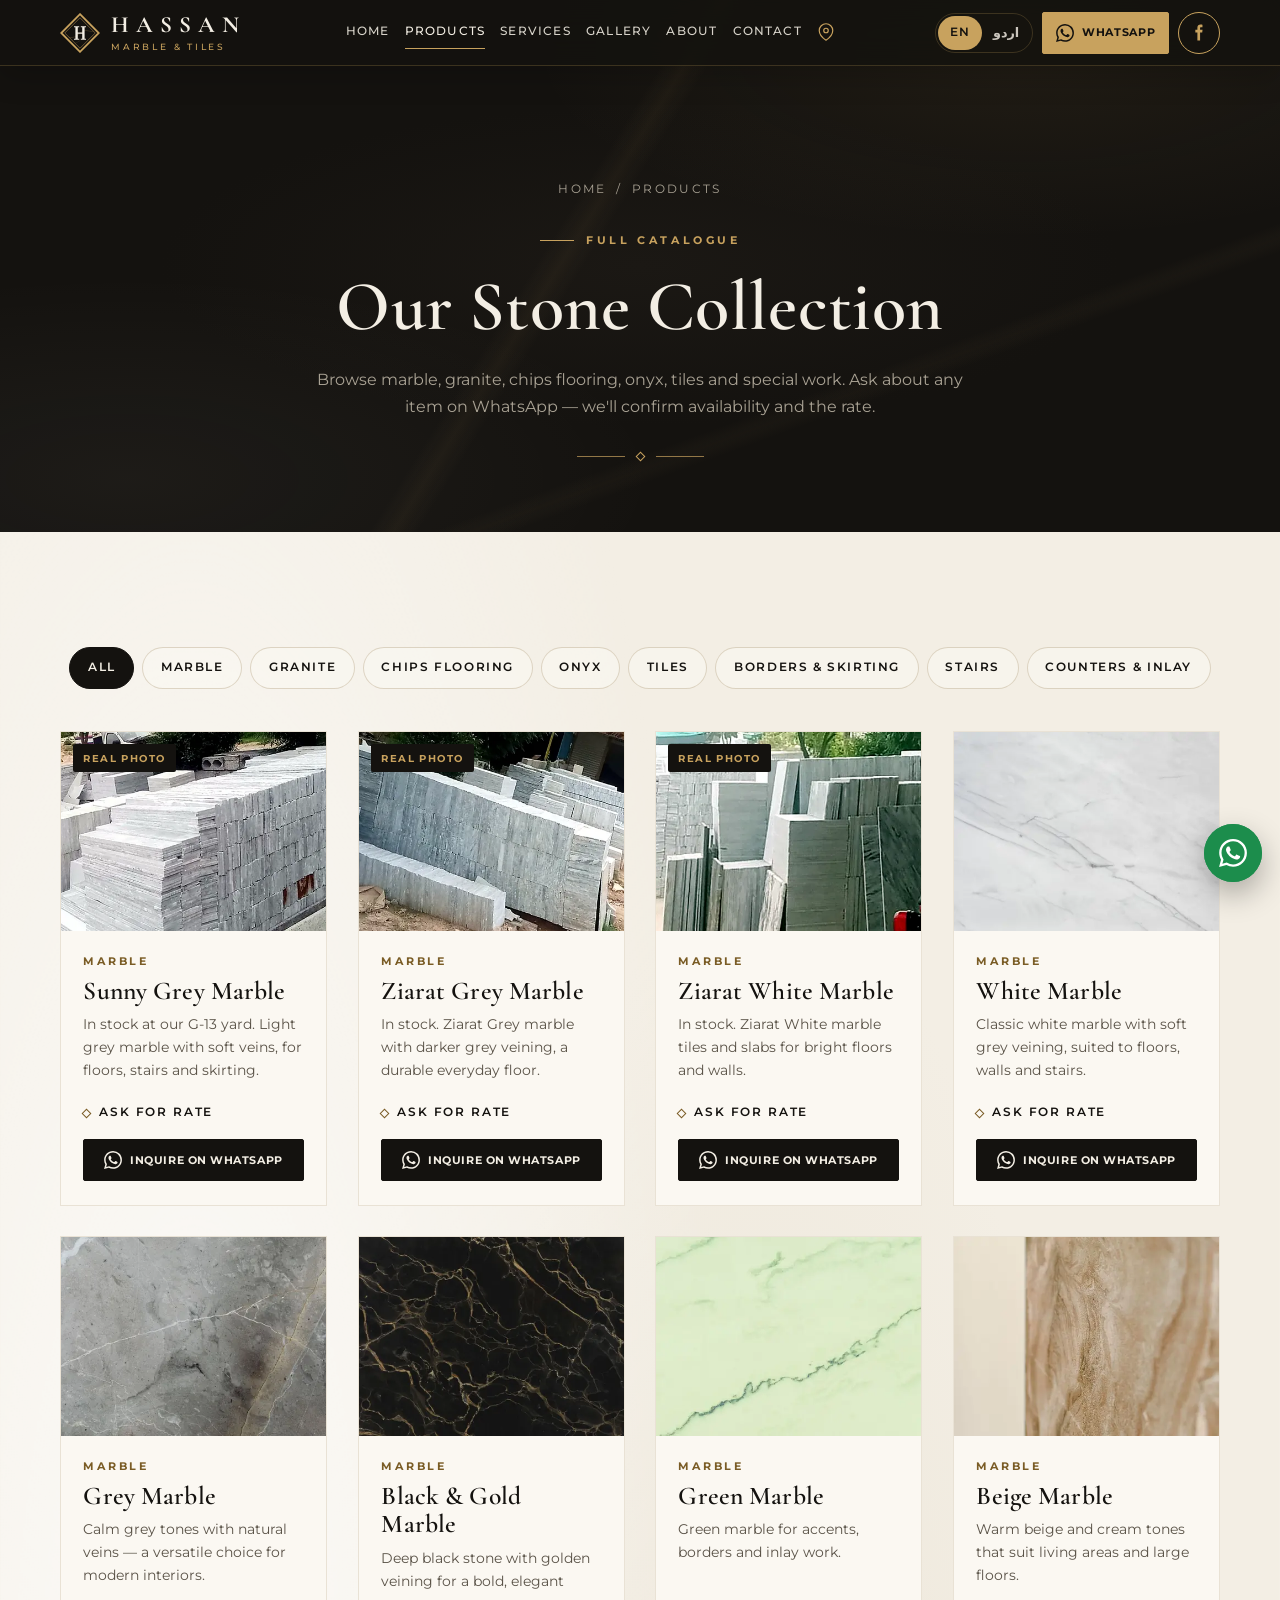
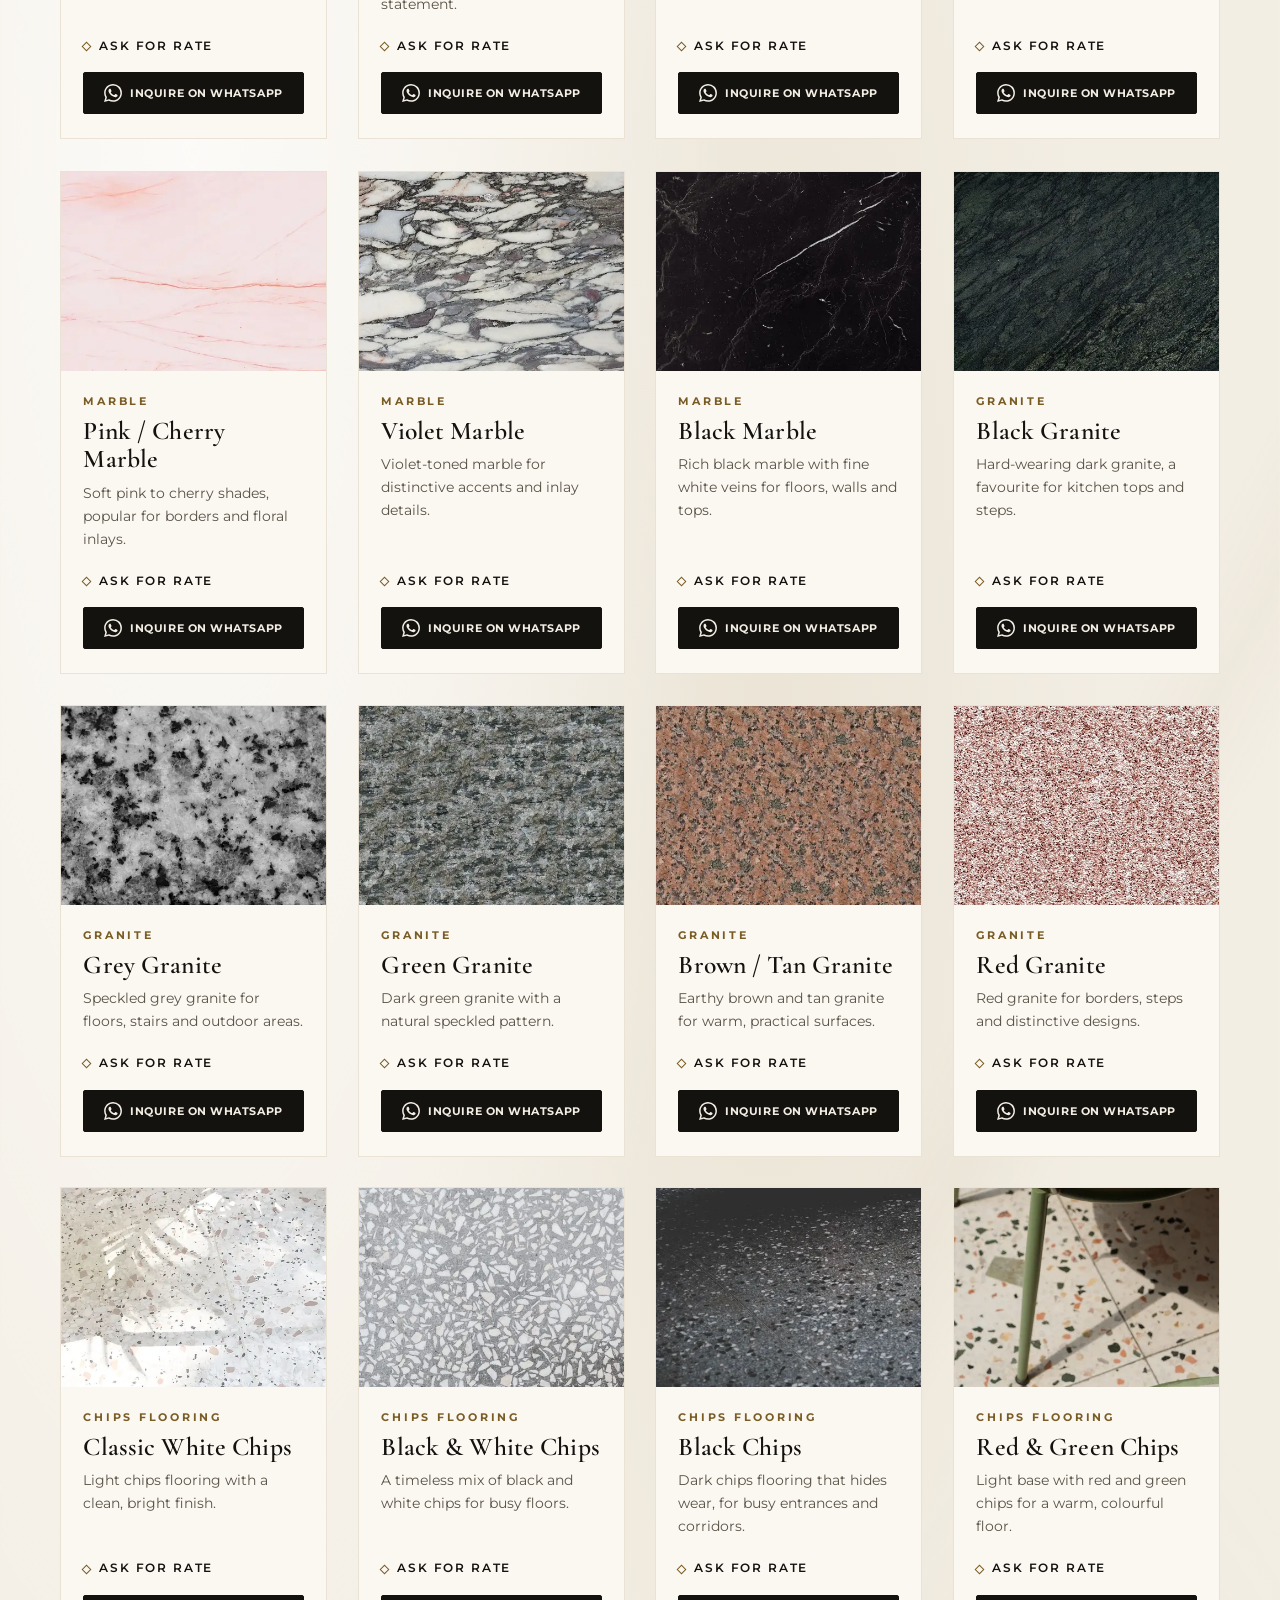
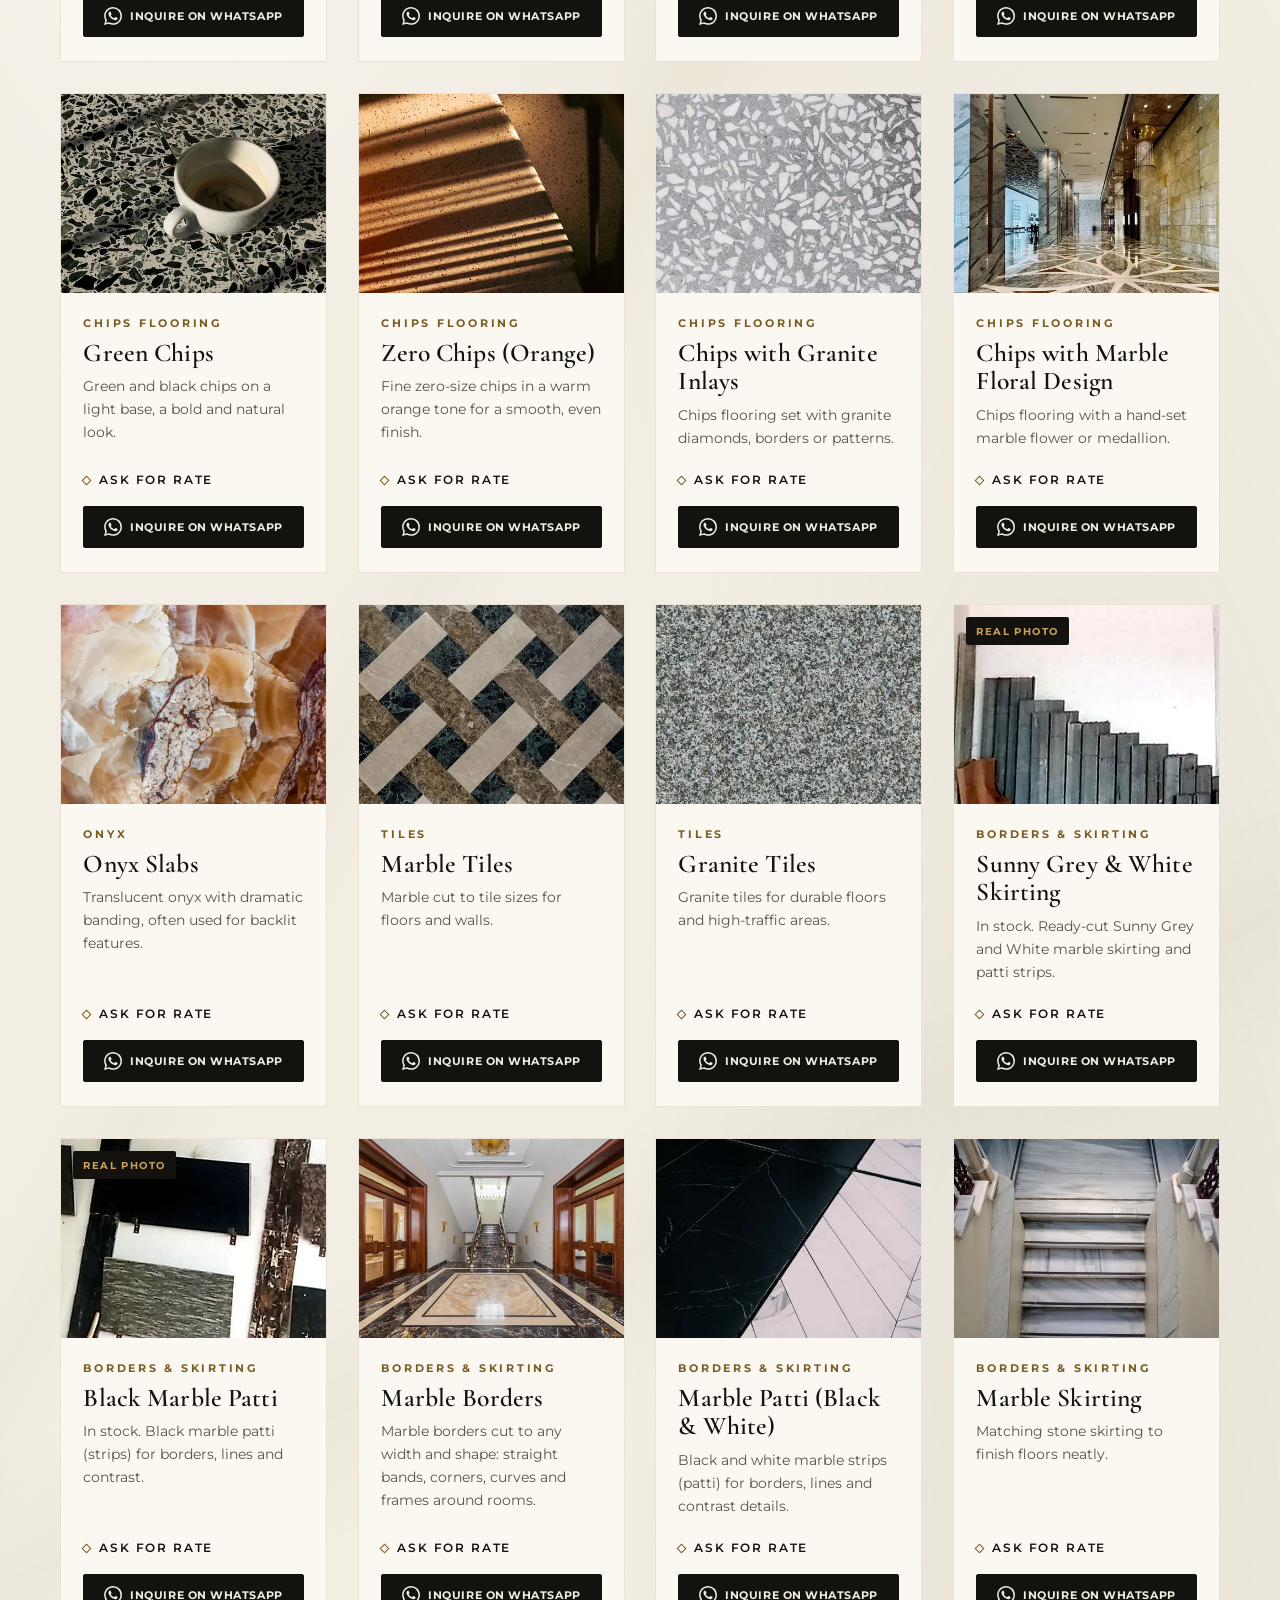
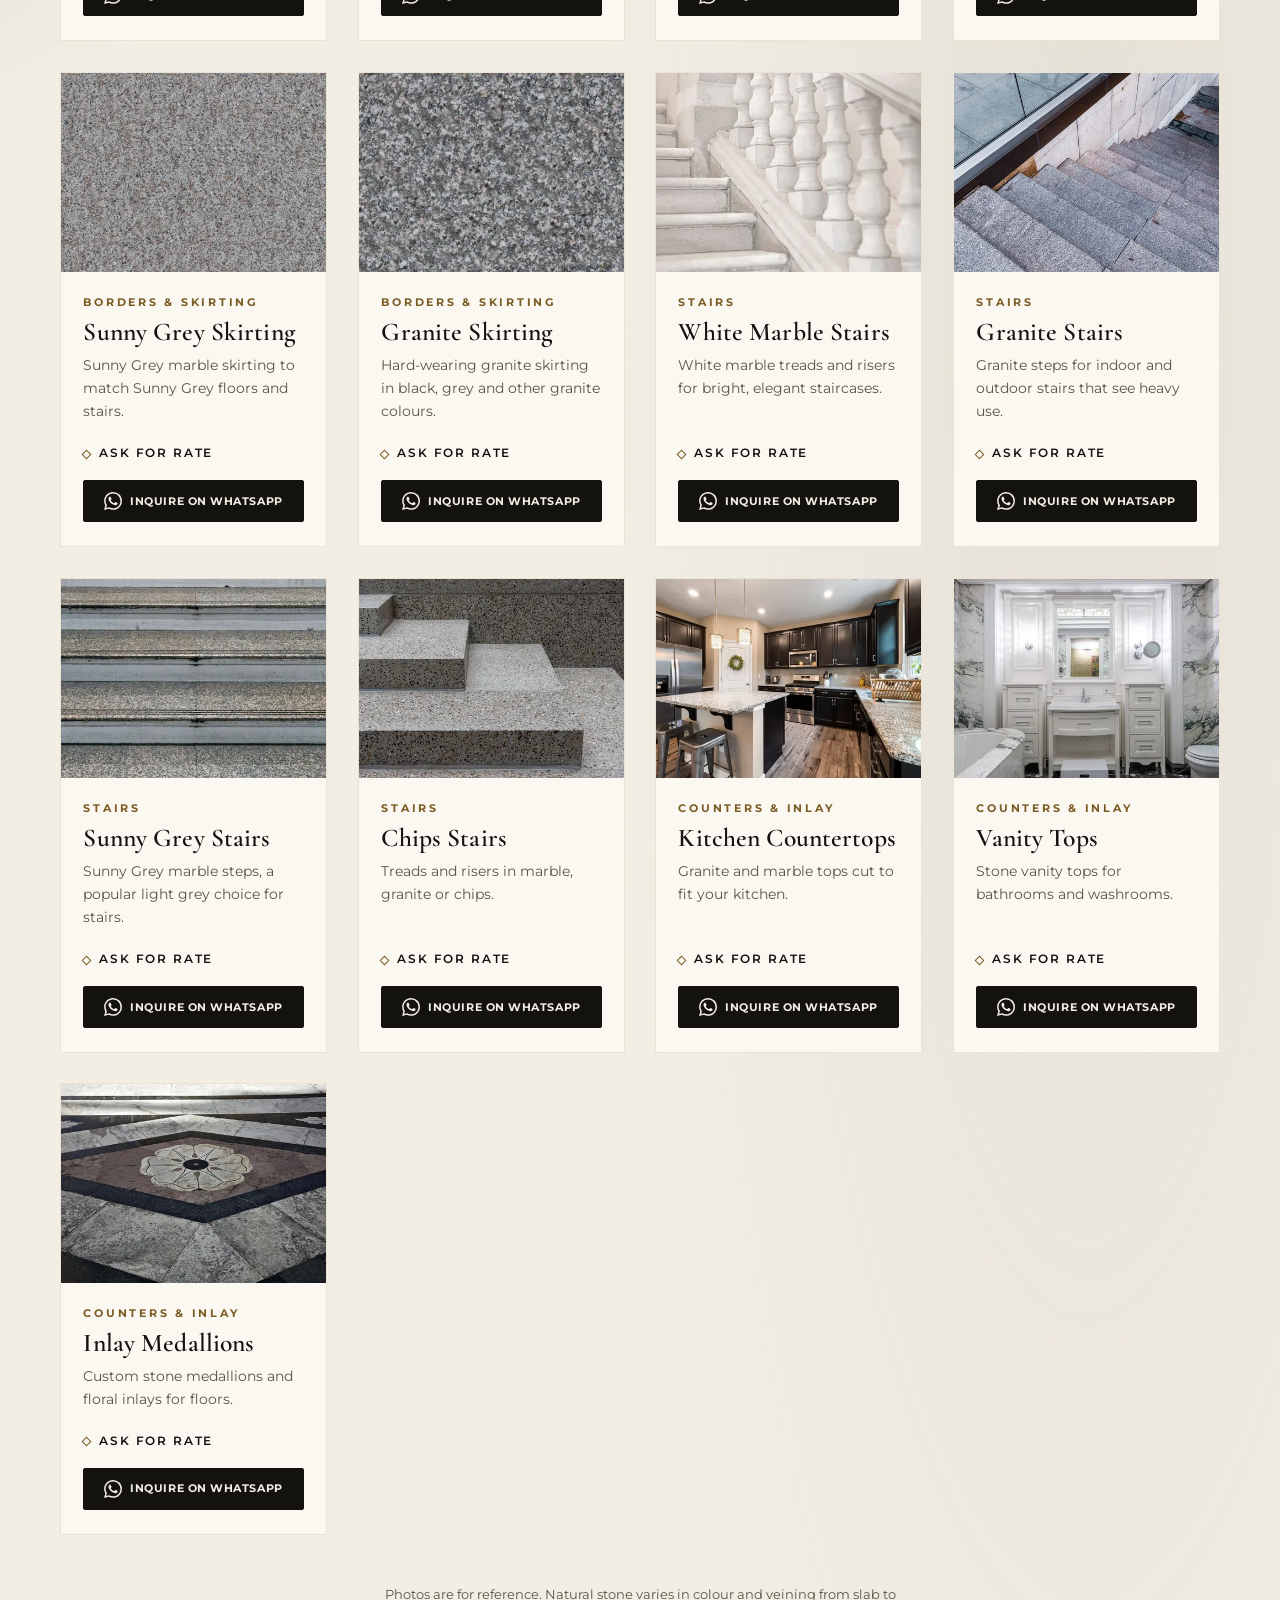
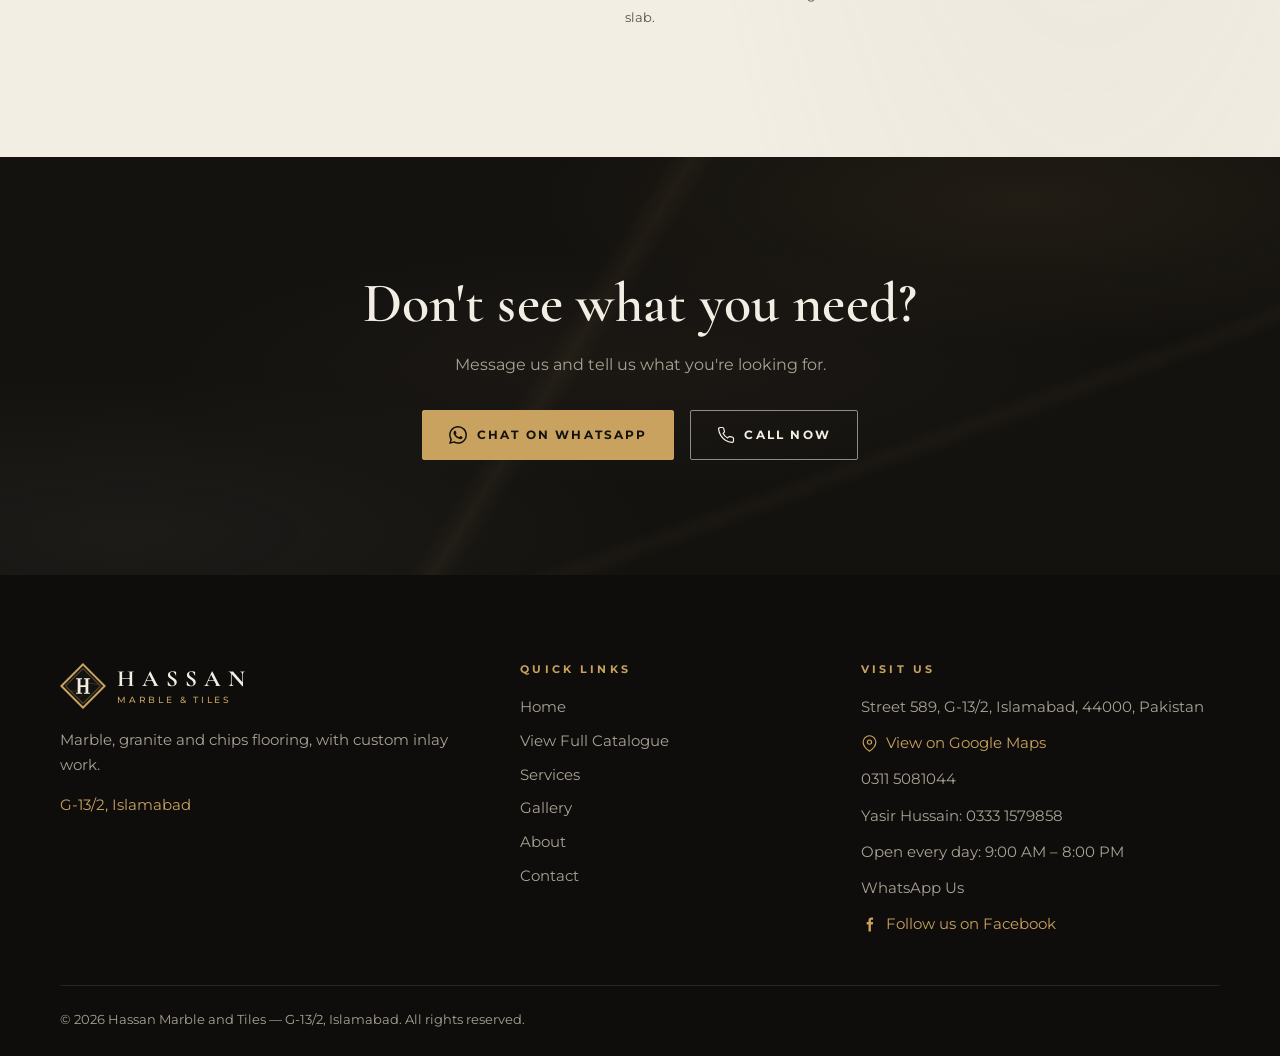
<file: products.html>
<!DOCTYPE html>
<html lang="en" dir="ltr">
<head>
  <meta charset="utf-8">
  <meta name="viewport" content="width=device-width, initial-scale=1">
  <title>Marble &amp; Granite Catalogue | Hassan Marble and Tiles, G-13 Islamabad</title>
  <meta name="description" content="Browse marble, granite, chips (terrazzo) flooring, onyx, tiles, kitchen countertops and inlay medallions from Hassan Marble and Tiles, G-13/2 Islamabad. Ask for rates on WhatsApp: 0311 5081044.">
  <meta name="keywords" content="marble Islamabad, granite Islamabad, chips flooring Islamabad, marble supplier G-13, terrazzo flooring, marble Rawalpindi, granite countertops Islamabad">
  <meta name="theme-color" content="#14120F">
  <meta name="format-detection" content="telephone=no">

  <link rel="canonical" href="https://farooq831.github.io/hassan-marble-tiles/products.html">
  
  <!-- Open Graph / Twitter -->
  <meta property="og:type" content="website">
  <meta property="og:site_name" content="Hassan Marble and Tiles">
  <meta property="og:title" content="Stone Catalogue — Hassan Marble and Tiles, G-13 Islamabad">
  <meta property="og:description" content="Marble, granite and chips flooring with custom inlay work. Visit our yard at Street 589, G-13/2, Islamabad, or WhatsApp 0311 5081044.">
  <meta property="og:url" content="https://farooq831.github.io/hassan-marble-tiles/products.html">
  <meta property="og:image" content="https://farooq831.github.io/hassan-marble-tiles/assets/images/og-image.jpg">
  <meta property="og:image:width" content="1200">
  <meta property="og:image:height" content="630">
  <meta property="og:image:alt" content="Polished marble corridor — Hassan Marble and Tiles, G-13 Islamabad">
  <meta property="og:locale" content="en_PK">
  <meta property="og:locale:alternate" content="ur_PK">
  <meta name="twitter:card" content="summary_large_image">
  <meta name="twitter:title" content="Hassan Marble and Tiles — G-13, Islamabad">
  <meta name="twitter:description" content="Marble, granite and chips flooring with custom inlay work in Islamabad &amp; Rawalpindi.">
  <meta name="twitter:image" content="https://farooq831.github.io/hassan-marble-tiles/assets/images/og-image.jpg">

  <link rel="icon" href="favicon.svg" type="image/svg+xml">
  <link rel="icon" href="favicon.ico" sizes="32x32">
  <link rel="apple-touch-icon" href="assets/icons/apple-touch-icon.png">
  <link rel="manifest" href="site.webmanifest">

  <link rel="preconnect" href="https://fonts.googleapis.com">
  <link rel="preconnect" href="https://fonts.gstatic.com" crossorigin>
  <!-- Fonts load without blocking the first paint -->
  <link rel="preload" as="style" href="https://fonts.googleapis.com/css2?family=Cormorant+Garamond:ital,wght@0,600;0,700;1,600&amp;family=Montserrat:wght@400;500;600;700&amp;display=swap" onload="this.onload=null;this.rel='stylesheet'">
  <noscript><link rel="stylesheet" href="https://fonts.googleapis.com/css2?family=Cormorant+Garamond:ital,wght@0,600;0,700;1,600&amp;family=Montserrat:wght@400;500;600;700&amp;display=swap"></noscript>
  <link rel="stylesheet" href="css/main.css">

  <!-- Mark JS as available and apply saved language direction before paint -->
  <script>(function(d){d.documentElement.className+=' js';try{if(localStorage.getItem('hmg-lang')==='ur'){d.documentElement.lang='ur';d.documentElement.dir='rtl';}}catch(e){}})(document);</script>

  <script defer src="js/config.js"></script>
  <script defer src="js/products.js"></script>
  <script defer src="js/i18n.js"></script>
  <script defer src="js/main.js"></script>
</head>
<body>
  <!-- ===== SVG ICON SPRITE (inline so it works from file:// and GitHub Pages) ===== -->
  <svg width="0" height="0" style="position:absolute" aria-hidden="true" focusable="false">
    <defs>
      <clipPath id="lm-clip"><path d="M50 12 88 50 50 88 12 50z"/></clipPath>
    </defs>
    <symbol id="logo-mark" viewBox="0 0 100 100">
      <path d="M50 3 97 50 50 97 3 50z" fill="#14120F" style="stroke:var(--logo-outer,#C8A25E)" stroke-width="4.5"/>
      <path d="M50 12 88 50 50 88 12 50z" fill="none" stroke="#C8A25E" stroke-width="1.2"/>
      <g clip-path="url(#lm-clip)" fill="none" stroke="#C8A25E" stroke-linecap="round" opacity=".5">
        <path d="M8 63c12-6 20 2 31-4s16-17 28-15 17 5 25 0" stroke-width="1"/>
        <path d="M28 82c8-8 14-6 22-13" stroke-width=".6"/>
      </g>
      <path fill="#F3EEE4" d="M35 33h13v2.5h-3.5v13.1h11V35.5H52V33h13v2.5h-3.5v29H65V67H52v-2.5h3.5V52h-11v12.5H48V67H35v-2.5h3.5v-29H35z"/>
    </symbol>
    <symbol id="i-wa" viewBox="0 0 24 24"><path fill="currentColor" d="M17.47 14.38c-.3-.15-1.76-.87-2.03-.97-.27-.1-.47-.15-.67.15-.2.3-.77.97-.94 1.16-.17.2-.35.22-.64.08-.3-.15-1.26-.46-2.39-1.48-.88-.79-1.48-1.76-1.65-2.06-.17-.3-.02-.46.13-.6.13-.14.3-.35.45-.52.15-.17.2-.3.3-.5.1-.2.05-.37-.03-.52-.07-.15-.67-1.61-.92-2.2-.24-.58-.49-.5-.67-.51h-.57c-.2 0-.52.07-.79.37-.27.3-1.04 1.02-1.04 2.48s1.07 2.88 1.21 3.07c.15.2 2.1 3.2 5.08 4.49.71.31 1.26.49 1.7.63.71.23 1.36.2 1.87.12.57-.09 1.76-.72 2-1.41.25-.7.25-1.29.18-1.42-.08-.12-.27-.2-.57-.34M12.05 21.79h-.01a9.87 9.87 0 0 1-5.03-1.38l-.36-.21-3.74.98 1-3.65-.24-.37a9.86 9.86 0 0 1-1.51-5.26c0-5.45 4.44-9.88 9.89-9.88 2.64 0 5.12 1.03 6.99 2.9a9.83 9.83 0 0 1 2.89 6.99c0 5.45-4.44 9.88-9.88 9.88m8.41-18.3A11.82 11.82 0 0 0 12.05 0C5.5 0 .16 5.34.16 11.89c0 2.1.55 4.14 1.59 5.95L.06 24l6.3-1.65a11.88 11.88 0 0 0 5.68 1.45h.01c6.55 0 11.89-5.34 11.89-11.9 0-3.18-1.24-6.16-3.48-8.41z"/></symbol>
    <symbol id="i-phone" viewBox="0 0 24 24"><path fill="none" stroke="currentColor" stroke-width="1.6" stroke-linecap="round" stroke-linejoin="round" d="M22 16.92v3a2 2 0 0 1-2.18 2 19.8 19.8 0 0 1-8.63-3.07 19.5 19.5 0 0 1-6-6A19.8 19.8 0 0 1 2.12 4.18 2 2 0 0 1 4.11 2h3a2 2 0 0 1 2 1.72c.13.96.36 1.9.7 2.81a2 2 0 0 1-.45 2.11L8.09 9.91a16 16 0 0 0 6 6l1.27-1.27a2 2 0 0 1 2.11-.45c.91.34 1.85.57 2.81.7A2 2 0 0 1 22 16.92z"/></symbol>
    <symbol id="i-pin" viewBox="0 0 24 24"><g fill="none" stroke="currentColor" stroke-width="1.6" stroke-linecap="round" stroke-linejoin="round"><path d="M21 10c0 7-9 13-9 13S3 17 3 10a9 9 0 0 1 18 0z"/><circle cx="12" cy="10" r="3"/></g></symbol>
    <symbol id="i-clock" viewBox="0 0 24 24"><g fill="none" stroke="currentColor" stroke-width="1.6" stroke-linecap="round"><circle cx="12" cy="12" r="9.5"/><path d="M12 6.5V12l3.5 2"/></g></symbol>
    <symbol id="i-mail" viewBox="0 0 24 24"><g fill="none" stroke="currentColor" stroke-width="1.6" stroke-linejoin="round"><rect x="2.5" y="4.5" width="19" height="15" rx="1"/><path d="m3 5.5 9 7 9-7"/></g></symbol>
    <symbol id="i-user" viewBox="0 0 24 24"><g fill="none" stroke="currentColor" stroke-width="1.6" stroke-linecap="round" stroke-linejoin="round"><circle cx="12" cy="8" r="4"/><path d="M4 21a8 8 0 0 1 16 0"/></g></symbol>
    <symbol id="i-area" viewBox="0 0 24 24"><g fill="none" stroke="currentColor" stroke-width="1.6" stroke-linecap="round" stroke-linejoin="round"><path d="M9 3 3 5.5v15.5l6-2.5 6 2.5 6-2.5V3l-6 2.5z"/><path d="M9 3v15.5M15 5.5V21"/></g></symbol>
    <symbol id="i-zoom" viewBox="0 0 24 24"><g fill="none" stroke="currentColor" stroke-width="1.8" stroke-linecap="round"><circle cx="11" cy="11" r="7"/><path d="m20.5 20.5-4.5-4.5M11 8v6M8 11h6"/></g></symbol>
    <symbol id="i-up" viewBox="0 0 24 24"><path fill="none" stroke="currentColor" stroke-width="1.8" stroke-linecap="round" stroke-linejoin="round" d="M12 19V5M5 12l7-7 7 7"/></symbol>
    <symbol id="i-chev-left" viewBox="0 0 24 24"><path fill="none" stroke="currentColor" stroke-width="1.8" stroke-linecap="round" stroke-linejoin="round" d="m15 18-6-6 6-6"/></symbol>
    <symbol id="i-chev-right" viewBox="0 0 24 24"><path fill="none" stroke="currentColor" stroke-width="1.8" stroke-linecap="round" stroke-linejoin="round" d="m9 18 6-6-6-6"/></symbol>
    <symbol id="i-close" viewBox="0 0 24 24"><path fill="none" stroke="currentColor" stroke-width="1.8" stroke-linecap="round" d="M18 6 6 18M6 6l12 12"/></symbol>
    <symbol id="i-arrow" viewBox="0 0 24 24"><path fill="none" stroke="currentColor" stroke-width="1.8" stroke-linecap="round" stroke-linejoin="round" d="M5 12h14M13 5l7 7-7 7"/></symbol>
    <symbol id="i-fb" viewBox="0 0 24 24"><path fill="currentColor" d="M14 8.5V6.6c0-.8.2-1.3 1.4-1.3H17V2.2c-.3 0-1.3-.2-2.4-.2-2.4 0-4 1.5-4 4.1v2.4H8v3.4h2.6V22H14v-10.1h2.7l.4-3.4H14z"/></symbol>
    <symbol id="i-ig" viewBox="0 0 24 24"><g fill="none" stroke="currentColor" stroke-width="1.7"><rect x="3" y="3" width="18" height="18" rx="5"/><circle cx="12" cy="12" r="4"/><circle cx="17.3" cy="6.7" r=".6" fill="currentColor"/></g></symbol>
    <!-- trust icons -->
    <symbol id="t-layers" viewBox="0 0 24 24"><g fill="none" stroke="currentColor" stroke-width="1.5" stroke-linejoin="round"><path d="m12 3 9 4.5-9 4.5-9-4.5z"/><path d="m3 12 9 4.5 9-4.5M3 16.5 12 21l9-4.5"/></g></symbol>
    <symbol id="t-inlay" viewBox="0 0 24 24"><g fill="none" stroke="currentColor" stroke-width="1.5" stroke-linejoin="round"><rect x="3" y="3" width="18" height="18"/><path d="m12 6 6 6-6 6-6-6z"/><circle cx="12" cy="12" r="1.4"/></g></symbol>
    <symbol id="t-route" viewBox="0 0 24 24"><g fill="none" stroke="currentColor" stroke-width="1.5" stroke-linecap="round" stroke-linejoin="round"><circle cx="6" cy="18" r="2.5"/><circle cx="18" cy="6" r="2.5"/><path d="M8.5 18H15a3 3 0 0 0 0-6H9a3 3 0 0 1 0-6h6.5"/></g></symbol>
    <symbol id="t-yard" viewBox="0 0 24 24"><g fill="none" stroke="currentColor" stroke-width="1.5" stroke-linejoin="round"><path d="M3 21V9l9-6 9 6v12"/><path d="M8 21v-7h8v7M2 21h20M8 17.5h8"/></g></symbol>
    <!-- service icons -->
    <symbol id="s-slabs" viewBox="0 0 40 40"><g fill="none" stroke="currentColor" stroke-width="1.3" stroke-linejoin="round"><path d="M6 35V9l8-3v29M16 35V8l8-3v30M26 35V11l7-2.5V35M3 35h34"/><path d="M8 16l4-1.5M18 20l4-1.5M28 18l3-1" opacity=".6"/></g></symbol>
    <symbol id="s-chips" viewBox="0 0 40 40"><g fill="none" stroke="currentColor" stroke-width="1.3"><rect x="5" y="5" width="30" height="30"/><path d="M11 11l3 1-1 3-3-1zM24 9l4 2-2 3-3-2zM17 20l3-1 2 3-3 1zM28 22l3 1-1 3-3-1zM10 26l3-1 1 3-3 1zM21 29l3 1-2 2-2-1z"/></g></symbol>
    <symbol id="s-inlay" viewBox="0 0 40 40"><g fill="none" stroke="currentColor" stroke-width="1.3"><path d="m20 3 17 17-17 17L3 20z"/><circle cx="20" cy="20" r="2.6"/><path d="M20 17.4c-2-3-2-6 0-8.4 2 2.4 2 5.4 0 8.4zM20 22.6c-2 3-2 6 0 8.4 2-2.4 2-5.4 0-8.4zM17.4 20c-3-2-6-2-8.4 0 2.4 2 5.4 2 8.4 0zM22.6 20c3-2 6-2 8.4 0-2.4 2-5.4 2-8.4 0z"/></g></symbol>
    <symbol id="s-kitchen" viewBox="0 0 40 40"><g fill="none" stroke="currentColor" stroke-width="1.3" stroke-linejoin="round"><path d="M3 18h34v4H3zM6 22v14M34 22v14M6 29h28"/><path d="M14 18v-7a4 4 0 0 1 8 0" stroke-linecap="round"/><path d="M26 18v-3h5v3"/></g></symbol>
    <symbol id="s-stairs" viewBox="0 0 40 40"><g fill="none" stroke="currentColor" stroke-width="1.3" stroke-linejoin="round"><path d="M3 35h8v-7h8v-7h8v-7h8V6"/><path d="M3 35h32V6" opacity=".45"/></g></symbol>
    <symbol id="s-wall" viewBox="0 0 40 40"><g fill="none" stroke="currentColor" stroke-width="1.3"><rect x="4" y="5" width="32" height="30"/><path d="M4 12.5h32M4 20h32M4 27.5h32M14 5v7.5M26 5v7.5M9 12.5V20M20 12.5V20M31 12.5V20M14 20v7.5M26 20v7.5M9 27.5V35M20 27.5V35M31 27.5V35"/></g></symbol>
    <symbol id="s-vanity" viewBox="0 0 40 40"><g fill="none" stroke="currentColor" stroke-width="1.3" stroke-linejoin="round" stroke-linecap="round"><path d="M4 18h32v3a9 9 0 0 1-9 9H13a9 9 0 0 1-9-9z"/><path d="M20 18V9a3 3 0 0 1 3-3h3M13 36h14M20 30v6"/></g></symbol>
    <symbol id="s-cut" viewBox="0 0 40 40"><g fill="none" stroke="currentColor" stroke-width="1.3"><circle cx="20" cy="20" r="13"/><circle cx="20" cy="20" r="3"/><path d="M20 3v5M20 32v5M3 20h5M32 20h5M8 8l3.5 3.5M28.5 28.5 32 32M32 8l-3.5 3.5M11.5 28.5 8 32"/></g></symbol>
  </svg>

  <!-- Loading transition (fades out automatically, even without JS) -->
  <div class="loader" aria-hidden="true">
    <svg viewBox="0 0 100 100">
      <path class="lm-outer" d="M50 3 97 50 50 97 3 50z" fill="none" stroke="#C8A25E" stroke-width="3"/>
      <path fill="#F3EEE4" d="M35 33h13v2.5h-3.5v13.1h11V35.5H52V33h13v2.5h-3.5v29H65V67H52v-2.5h3.5V52h-11v12.5H48V67H35v-2.5h3.5v-29H35z"/>
    </svg>
  </div>

  <a class="skip-link" href="#main" data-i18n="skip">Skip to content</a>

  <!-- ===================== HEADER ===================== -->
  <header class="site-header is-solid">
    <div class="container nav">
      <a class="brand" href="index.html">
        <svg class="brand__mark" viewBox="0 0 100 100" aria-hidden="true"><use href="#logo-mark"></use></svg>
        <span class="brand__text" lang="en"><span class="brand__name">HASSAN</span> <span class="brand__sub">MARBLE &amp; TILES</span></span>
      </a>

      <nav class="nav__menu" id="site-menu" data-i18n-attr="aria-label:nav.label" aria-label="Main navigation">
        <ul class="nav__links">
          <li><a class="nav__link u-link" href="index.html" data-i18n="nav.home">Home</a></li>
          <li><a class="nav__link u-link is-active" href="products.html" aria-current="page" data-i18n="nav.products">Products</a></li>
          <li><a class="nav__link u-link" href="index.html#services" data-i18n="nav.services">Services</a></li>
          <li><a class="nav__link u-link" href="index.html#gallery" data-i18n="nav.gallery">Gallery</a></li>
          <li><a class="nav__link u-link" href="index.html#about" data-i18n="nav.about">About</a></li>
          <li><a class="nav__link u-link" href="index.html#contact" data-i18n="nav.contact">Contact</a></li>
          <li><a class="nav__link nav__map" data-maplink href="https://www.google.com/maps?q=Street+589,+G-13/2,+Islamabad,+Pakistan" target="_blank" rel="noopener" data-i18n-attr="title:nav.mapTitle" title="Open our location in Google Maps"><svg aria-hidden="true"><use href="#i-pin"></use></svg><span class="nav__map-text" data-i18n="nav.map">Location</span></a></li>
        </ul>
        <a class="btn btn--gold nav__menu-wa" data-wa="wa.general" href="https://wa.me/923115081044" target="_blank" rel="noopener">
          <svg aria-hidden="true"><use href="#i-wa"></use></svg><span data-i18n="nav.whatsapp">WhatsApp Us</span>
        </a>
        <a class="btn btn--ghost-light nav__menu-fb" data-fb href="https://www.facebook.com/hassanmarbletiles/" target="_blank" rel="noopener">
          <svg aria-hidden="true"><use href="#i-fb"></use></svg><span>Facebook</span>
        </a>
      </nav>

      <div class="nav__actions">
        <div class="lang-switch" role="group" data-i18n-attr="aria-label:lang.label" aria-label="Language">
          <button type="button" data-lang="en" aria-pressed="true" lang="en">EN</button>
          <button type="button" data-lang="ur" aria-pressed="false" lang="ur">اردو</button>
        </div>
        <a class="btn btn--gold btn--sm nav__wa" data-wa="wa.general" href="https://wa.me/923115081044" target="_blank" rel="noopener">
          <svg aria-hidden="true"><use href="#i-wa"></use></svg><span data-i18n="contact.wa">WhatsApp</span>
        </a>
        <a class="nav__fb" data-fb href="https://www.facebook.com/hassanmarbletiles/" target="_blank" rel="noopener" aria-label="Facebook" title="Facebook"><svg aria-hidden="true"><use href="#i-fb"></use></svg></a>
        <button type="button" class="burger" aria-expanded="false" aria-controls="site-menu" data-i18n-attr="aria-label:menu.open" aria-label="Open menu"><span></span></button>
      </div>
    </div>
  </header>

  <main id="main" tabindex="-1">
    <section class="page-hero marble-dark" aria-labelledby="page-title">
      <div class="container">
        <nav class="crumbs" aria-label="Breadcrumb"><a href="index.html" data-i18n="catalogue.crumbHome">Home</a><span aria-hidden="true">/</span><span aria-current="page" data-i18n="nav.products">Products</span></nav>
        <p class="eyebrow" style="color:var(--gold)" data-i18n="catalogue.eyebrow">Full Catalogue</p>
        <h1 class="section-title" id="page-title" data-i18n="catalogue.title">Our Stone Collection</h1>
        <p class="section-lead" data-i18n="catalogue.lead">Browse marble, granite, chips flooring, onyx, tiles and special work. Ask about any item on WhatsApp — we'll confirm availability and the rate.</p>
        <div class="ornament" style="justify-content:center;margin-top:2rem" aria-hidden="true"><span></span></div>
      </div>
    </section>

    <section class="section marble-light" id="products" aria-labelledby="list-title">
      <div class="container">
        <h2 class="visually-hidden" id="list-title" data-i18n="nav.products">Products</h2>
        <div class="filters" data-filters="catalogue-grid" role="group" data-i18n-attr="aria-label:products.filterLabel" aria-label="Filter products by category"></div>
        <div class="product-grid product-grid--4" id="catalogue-grid" data-products="all" aria-live="polite"></div>
        <div class="products__more">
          <p class="products__note" data-i18n="products.note">Photos are for reference. Natural stone varies in colour and veining from slab to slab.</p>
        </div>
      </div>
    </section>

    <section class="section section--dark marble-dark cta-band" aria-labelledby="cta-title">
      <div class="container">
        <h2 class="section-title" id="cta-title" data-i18n="catalogue.ctaTitle">Don't see what you need?</h2>
        <p data-i18n="catalogue.ctaText">Message us and tell us what you're looking for.</p>
        <div class="hero__ctas" style="margin-top:0">
          <a class="btn btn--gold" data-wa="wa.general" href="https://wa.me/923115081044" target="_blank" rel="noopener"><svg aria-hidden="true"><use href="#i-wa"></use></svg><span data-i18n="hero.cta1">Chat on WhatsApp</span></a>
          <a class="btn btn--ghost-light" data-tel href="tel:+923115081044"><svg aria-hidden="true"><use href="#i-phone"></use></svg><span data-i18n="contact.call">Call Now</span></a>
        </div>
      </div>
    </section>
  </main>

  <!-- ===================== FOOTER ===================== -->
  <footer class="site-footer">
    <div class="container">
      <div class="footer__grid">
        <div class="footer__brand">
          <a class="brand" href="index.html">
            <svg class="brand__mark" viewBox="0 0 100 100" aria-hidden="true"><use href="#logo-mark"></use></svg>
            <span class="brand__text" lang="en"><span class="brand__name" style="color:var(--ivory)">HASSAN</span> <span class="brand__sub">MARBLE &amp; TILES</span></span>
          </a>
          <p data-i18n="footer.tagline">Marble, granite and chips flooring, with custom inlay work.</p>
          <p class="ltr" style="color:var(--gold)">G-13/2, Islamabad</p>
        </div>
        <div>
          <h2 class="footer__h" data-i18n="footer.links">Quick Links</h2>
          <ul class="footer__links">
            <li><a href="index.html" data-i18n="nav.home">Home</a></li>
            <li><a href="products.html" data-i18n="products.viewAll">View Full Catalogue</a></li>
            <li><a href="index.html#services" data-i18n="nav.services">Services</a></li>
            <li><a href="index.html#gallery" data-i18n="nav.gallery">Gallery</a></li>
            <li><a href="index.html#about" data-i18n="nav.about">About</a></li>
            <li><a href="index.html#contact" data-i18n="nav.contact">Contact</a></li>
          </ul>
        </div>
        <div>
          <h2 class="footer__h" data-i18n="footer.visit">Visit Us</h2>
          <div class="footer__contact">
            <span data-cfg="address">Street 589, G-13/2, Islamabad, 44000, Pakistan</span>
            <a class="footer__map" data-maplink href="https://www.google.com/maps?q=Street+589,+G-13/2,+Islamabad,+Pakistan" target="_blank" rel="noopener"><svg aria-hidden="true"><use href="#i-pin"></use></svg><span data-i18n="footer.map">View on Google Maps</span></a>
            <a class="ltr" data-tel href="tel:+923115081044" data-cfg="phone">0311 5081044</a>
            <span><span data-cfg="ownerName">Yasir Hussain</span>: <a class="ltr" data-tel2 href="tel:+923331579858" data-cfg="phone2">0333 1579858</a></span>
            <span data-requires="hours" hidden data-cfg="hours"></span>
            <a data-wa="wa.general" href="https://wa.me/923115081044" target="_blank" rel="noopener" data-i18n="nav.whatsapp">WhatsApp Us</a>
            <a class="footer__map" data-fb data-requires="facebookUrl" href="https://www.facebook.com/hassanmarbletiles/" target="_blank" rel="noopener"><svg aria-hidden="true"><use href="#i-fb"></use></svg><span data-i18n="footer.facebook">Follow us on Facebook</span></a>
          </div>
        </div>
      </div>
      <div class="footer__bottom">
        <p style="margin:0">© <span data-year>2026</span> <span data-cfg="businessName">Hassan Marble and Tiles</span> — <span class="ltr">G-13/2, Islamabad</span>. <span data-i18n="footer.rights">All rights reserved.</span></p>
      </div>
    </div>
  </footer>

  <!-- Floating buttons -->
  <a class="fab fab--call" data-tel href="tel:+923115081044" data-i18n-attr="aria-label:float.call" aria-label="Call us"><svg aria-hidden="true"><use href="#i-phone"></use></svg></a>
  <a class="fab fab--wa" data-wa="wa.general" href="https://wa.me/923115081044" target="_blank" rel="noopener" data-i18n-attr="aria-label:float.wa" aria-label="Chat with us on WhatsApp"><svg aria-hidden="true"><use href="#i-wa"></use></svg></a>
  <button type="button" class="back-top" data-i18n-attr="aria-label:backtop" aria-label="Back to top"><svg aria-hidden="true"><use href="#i-up"></use></svg></button>
</body>
</html>
</file>
<file: css/main.css>
/* =====================================================================
   Hassan Marble and Granite — main stylesheet
   ---------------------------------------------------------------------
   Contents
     1. Tokens (palette, type, spacing)
     2. Base & reset
     3. Utilities (container, marble textures, reveal)
     4. Buttons
     5. Loader & skip link
     6. Header / navigation
     7. Hero
     8. Trust strip
     9. Section headings
    10. Products (filters + cards)
    11. Services
    12. Featured project
    13. Gallery
    14. About
    15. How to order
    16. Contact & form
    17. Footer
    18. Floating buttons
    19. Lightbox
    20. Catalogue page & 404
    21. Urdu / RTL
    22. Reduced motion
   Uses logical properties (margin-inline, inset-inline…) so the Urdu
   right-to-left layout mirrors automatically.
   ===================================================================== */

/* 1. TOKENS ----------------------------------------------------------- */
:root {
  --charcoal: #14120F;
  --charcoal-2: #1C1915;
  --charcoal-3: #26221D;
  --ivory: #F3EEE4;
  --ivory-2: #EAE3D5;
  --paper: #FBF8F2;
  --gold: #C8A25E;          /* accent on dark */
  --gold-deep: #7A5C25;     /* accent / text on light (contrast-safe) */
  --warm-grey: #A9A294;     /* muted text on dark */
  --ink-muted: #5A5348;     /* muted text on light */
  --line-light: rgba(122, 92, 37, .22);
  --line-dark: rgba(200, 162, 94, .22);
  --wa-green: #1C8D4C;

  --serif: "Cormorant Garamond", "Times New Roman", Georgia, serif;
  --sans: "Montserrat", system-ui, -apple-system, "Segoe UI", Roboto, Arial, sans-serif;

  --container: 1240px;
  --gutter: clamp(1.1rem, 4vw, 2.5rem);
  --section-y: clamp(4.5rem, 9vw, 8rem);
  --radius: 2px;
  --ease: cubic-bezier(.2, .7, .2, 1);
  --header-h: 84px;
  --header-h-small: 66px;
}

/* 2. BASE ------------------------------------------------------------- */
*, *::before, *::after { box-sizing: border-box; }
html { scroll-behavior: smooth; scroll-padding-top: var(--header-h-small); -webkit-text-size-adjust: 100%; }
body {
  margin: 0;
  font-family: var(--sans);
  font-size: 1rem;
  line-height: 1.7;
  color: var(--charcoal);
  background: var(--ivory);
  overflow-x: hidden;
  -webkit-font-smoothing: antialiased;
  text-rendering: optimizeLegibility;
}
body.no-scroll { overflow: hidden; }
img, svg, picture, iframe { display: block; max-width: 100%; }
img { height: auto; }
a { color: inherit; text-decoration: none; }
button, input, select, textarea { font: inherit; color: inherit; }
button { cursor: pointer; background: none; border: 0; padding: 0; }
h1, h2, h3, h4 { font-family: var(--serif); font-weight: 600; line-height: 1.12; margin: 0; letter-spacing: .005em; }
p { margin: 0 0 1em; }
ul { margin: 0; padding: 0; list-style: none; }
:focus-visible { outline: 2px solid var(--gold); outline-offset: 3px; }
.section--light :focus-visible, .on-light :focus-visible { outline-color: var(--gold-deep); }
::selection { background: var(--gold); color: var(--charcoal); }
[hidden] { display: none !important; }
.ltr { direction: ltr; unicode-bidi: isolate; display: inline-block; }

/* 3. UTILITIES -------------------------------------------------------- */
.container { width: 100%; max-width: var(--container); margin-inline: auto; padding-inline: var(--gutter); }
.visually-hidden {
  position: absolute !important; width: 1px; height: 1px; padding: 0; margin: -1px;
  overflow: hidden; clip: rect(0 0 0 0); white-space: nowrap; border: 0;
}
.section { padding-block: var(--section-y); position: relative; }
.section--dark { background: var(--charcoal); color: var(--ivory); }

/* Marble textures — pure CSS gradients (soft clouds + fine veins) */
.marble-light {
  background-color: var(--ivory);
  background-image:
    linear-gradient(118deg, transparent 46%, rgba(122, 92, 37, .035) 48%, transparent 50%),
    linear-gradient(152deg, transparent 61.5%, rgba(90, 83, 72, .04) 63.5%, transparent 65.5%),
    radial-gradient(ellipse 60% 45% at 15% 20%, rgba(255, 255, 255, .75), transparent 70%),
    radial-gradient(ellipse 55% 50% at 85% 75%, rgba(169, 162, 148, .18), transparent 70%),
    radial-gradient(ellipse 40% 35% at 60% 30%, rgba(234, 227, 213, .9), transparent 70%);
}
.marble-dark {
  background-color: var(--charcoal);
  background-image:
    linear-gradient(122deg, transparent 43.5%, rgba(200, 162, 94, .05) 45%, transparent 46.5%),
    linear-gradient(160deg, transparent 69%, rgba(200, 162, 94, .035) 70.5%, transparent 72%),
    radial-gradient(ellipse 55% 50% at 80% 10%, rgba(200, 162, 94, .07), transparent 70%),
    radial-gradient(ellipse 60% 55% at 10% 90%, rgba(243, 238, 228, .045), transparent 70%),
    radial-gradient(ellipse 50% 40% at 50% 50%, #1B1814, transparent 75%);
}

/* Small gold ornament: line — diamond — line */
.ornament { display: flex; align-items: center; gap: .75rem; color: var(--gold); }
.ornament::before, .ornament::after { content: ""; height: 1px; width: 48px; background: currentColor; opacity: .7; }
.ornament span { width: 7px; height: 7px; transform: rotate(45deg); border: 1px solid currentColor; }

/* Scroll reveal (only hidden when JS is running) */
.js .reveal { opacity: 0; transform: translateY(26px); transition: opacity .9s var(--ease), transform .9s var(--ease); transition-delay: var(--d, 0s); }
.js .reveal.is-visible { opacity: 1; transform: none; }

/* 4. BUTTONS ---------------------------------------------------------- */
.btn {
  --btn-bg: transparent; --btn-fg: currentColor; --btn-bd: currentColor;
  position: relative; overflow: hidden; isolation: isolate;
  display: inline-flex; align-items: center; justify-content: center; gap: .6rem;
  min-height: 48px; padding: .85rem 1.6rem;
  font-family: var(--sans); font-size: .76rem; font-weight: 700; letter-spacing: .18em; text-transform: uppercase;
  color: var(--btn-fg); background: var(--btn-bg); border: 1px solid var(--btn-bd); border-radius: var(--radius);
  transition: color .35s var(--ease), background-color .35s var(--ease), border-color .35s var(--ease), transform .35s var(--ease);
  white-space: nowrap;
}
.btn svg { width: 18px; height: 18px; flex: none; }
/* gold shine sweep on hover */
.btn::after {
  content: ""; position: absolute; inset: 0; z-index: -1;
  background: linear-gradient(110deg, transparent 30%, rgba(255, 255, 255, .35) 50%, transparent 70%);
  transform: translateX(-120%); transition: transform .8s var(--ease);
}
.btn:hover::after { transform: translateX(120%); }
.btn:hover { transform: translateY(-2px); }
.btn--gold { --btn-bg: var(--gold); --btn-fg: var(--charcoal); --btn-bd: var(--gold); }
.btn--gold:hover { --btn-bg: #D6B474; --btn-bd: #D6B474; }
.btn--ghost-light { --btn-fg: var(--ivory); --btn-bd: rgba(243, 238, 228, .55); }
.btn--ghost-light:hover { --btn-bd: var(--gold); --btn-fg: var(--gold); }
.btn--dark { --btn-bg: var(--charcoal); --btn-fg: var(--ivory); --btn-bd: var(--charcoal); }
.btn--dark:hover { --btn-bg: var(--gold-deep); --btn-bd: var(--gold-deep); }
.btn--ghost-dark { --btn-fg: var(--charcoal); --btn-bd: rgba(20, 18, 15, .45); }
.btn--ghost-dark:hover { --btn-bd: var(--gold-deep); --btn-fg: var(--gold-deep); }
.btn--block { width: 100%; }
.btn--sm { min-height: 42px; padding: .6rem 1.1rem; font-size: .7rem; }

/* Gold underline link effect */
.u-link { position: relative; }
.u-link::after {
  content: ""; position: absolute; inset-inline-start: 0; bottom: -4px; height: 1px; width: 100%;
  background: var(--gold); transform: scaleX(0); transform-origin: right; transition: transform .45s var(--ease);
}
[dir="rtl"] .u-link::after { transform-origin: left; }
.u-link:hover::after, .u-link:focus-visible::after, .u-link.is-active::after { transform: scaleX(1); transform-origin: left; }
[dir="rtl"] .u-link:hover::after, [dir="rtl"] .u-link.is-active::after { transform-origin: right; }

/* 5. LOADER & SKIP LINK ----------------------------------------------- */
.loader {
  position: fixed; inset: 0; z-index: 200; display: grid; place-items: center;
  background: var(--charcoal);
  animation: loaderOut .6s var(--ease) .75s forwards;
}
.loader svg { width: 72px; height: 72px; }
.loader .lm-outer { stroke-dasharray: 280; stroke-dashoffset: 280; animation: draw 1s var(--ease) forwards; }
.loader.is-done { animation: loaderOut .4s var(--ease) forwards; }
@keyframes draw { to { stroke-dashoffset: 0; } }
@keyframes loaderOut { to { opacity: 0; visibility: hidden; } }

.skip-link {
  position: absolute; inset-inline-start: 1rem; top: -100px; z-index: 300;
  background: var(--gold); color: var(--charcoal); padding: .8rem 1.2rem; font-weight: 700; font-size: .85rem;
}
.skip-link:focus { top: 1rem; }

/* 6. HEADER / NAV ----------------------------------------------------- */
.site-header {
  position: fixed; inset-inline: 0; top: 0; z-index: 100;
  height: var(--header-h);
  color: var(--ivory);
  transition: height .4s var(--ease), background-color .4s var(--ease), box-shadow .4s var(--ease), border-color .4s;
  border-bottom: 1px solid transparent;
}
.site-header.is-scrolled, .site-header.is-solid {
  height: var(--header-h-small);
  background: rgba(20, 18, 15, .84);
  -webkit-backdrop-filter: blur(14px) saturate(140%);
  backdrop-filter: blur(14px) saturate(140%);
  border-bottom-color: var(--line-dark);
  box-shadow: 0 10px 30px rgba(0, 0, 0, .18);
}
.nav { height: 100%; display: flex; align-items: center; justify-content: space-between; gap: 1rem; }

.brand { display: flex; align-items: center; gap: .7rem; flex: none; }
.brand__mark { width: 46px; height: 46px; transition: width .4s var(--ease), height .4s var(--ease); }
.is-scrolled .brand__mark, .is-solid .brand__mark { width: 40px; height: 40px; }
.brand__text { display: flex; flex-direction: column; line-height: 1; direction: ltr; }
.brand__name { font-family: "Cormorant Garamond", Georgia, serif; font-weight: 700; font-size: 1.45rem; letter-spacing: .3em; }
.brand__sub { font-family: "Montserrat", system-ui, sans-serif; font-weight: 500; font-size: .54rem; letter-spacing: .32em; color: var(--gold); margin-top: .35rem; }

.nav__menu { display: none; }
.nav__links { display: flex; gap: clamp(1rem, 2vw, 2rem); }
.nav__link { font-size: .74rem; font-weight: 500; letter-spacing: .16em; text-transform: uppercase; padding-block: .4rem; color: rgba(243, 238, 228, .88); transition: color .3s; }
.nav__link:hover, .nav__link.is-active { color: var(--ivory); }

.nav__actions { display: flex; align-items: center; gap: .9rem; }
.lang-switch { display: flex; align-items: center; border: 1px solid var(--line-dark); border-radius: 40px; padding: 2px; }
.lang-switch button {
  min-width: 44px; min-height: 34px; padding: .2rem .7rem; border-radius: 40px;
  font-size: .72rem; font-weight: 600; letter-spacing: .08em; color: rgba(243, 238, 228, .82);
  transition: background-color .3s, color .3s;
}
.lang-switch button[data-lang="ur"] { font-family: "Noto Nastaliq Urdu", var(--sans); letter-spacing: 0; font-size: .8rem; }
.lang-switch button[aria-pressed="true"] { background: var(--gold); color: var(--charcoal); }
.nav__wa { display: none; }
.nav__wa.btn--sm { letter-spacing: .1em; padding-inline: .95rem; gap: .5rem; }
/* round Facebook button beside WhatsApp; fills Facebook blue on hover */
.nav__fb { display: none; width: 42px; height: 42px; flex: none; place-items: center; border-radius: 50%; border: 1px solid var(--gold); color: var(--gold); transition: background-color .3s var(--ease), border-color .3s var(--ease), color .3s var(--ease), transform .3s var(--ease); }
.nav__fb svg { width: 19px; height: 19px; }
.nav__fb:hover { background: #1877F2; border-color: #1877F2; color: #fff; transform: translateY(-2px); }

/* Animated hamburger */
.burger { width: 46px; height: 46px; display: grid; place-items: center; border: 1px solid var(--line-dark); border-radius: 50%; }
.burger span { position: relative; display: block; width: 18px; height: 1.5px; background: var(--ivory); transition: background-color .3s; }
.burger span::before, .burger span::after {
  content: ""; position: absolute; inset-inline-start: 0; width: 100%; height: 1.5px; background: var(--ivory);
  transition: transform .4s var(--ease), top .4s var(--ease);
}
.burger span::before { top: -6px; }
.burger span::after { top: 6px; }
.burger[aria-expanded="true"] span { background: transparent; }
.burger[aria-expanded="true"] span::before { top: 0; transform: rotate(45deg); }
.burger[aria-expanded="true"] span::after { top: 0; transform: rotate(-45deg); }

/* Mobile menu panel */
@media (max-width: 1099.98px) {
  .nav__menu {
    display: flex; flex-direction: column; justify-content: center; gap: 2.2rem;
    position: fixed; inset: 0; z-index: -1; padding: calc(var(--header-h) + 1rem) var(--gutter) 2rem;
    background-color: var(--charcoal);
    opacity: 0; visibility: hidden; transform: translateY(-12px);
    transition: opacity .45s var(--ease), transform .45s var(--ease), visibility 0s .45s;
  }
  .nav__menu.is-open { opacity: 1; visibility: visible; transform: none; transition-delay: 0s; }
  .nav__links { flex-direction: column; gap: .4rem; }
  .nav__link { font-family: var(--serif); font-size: clamp(1.9rem, 7vw, 2.6rem); letter-spacing: .02em; text-transform: none; font-weight: 600; display: inline-block; }
  .nav__menu .btn { align-self: flex-start; }
  .nav__menu.is-open .nav__links li { animation: menuIn .6s var(--ease) both; }
  .nav__menu.is-open .nav__links li:nth-child(2) { animation-delay: .05s; }
  .nav__menu.is-open .nav__links li:nth-child(3) { animation-delay: .1s; }
  .nav__menu.is-open .nav__links li:nth-child(4) { animation-delay: .15s; }
  .nav__menu.is-open .nav__links li:nth-child(5) { animation-delay: .2s; }
  .nav__menu.is-open .nav__links li:nth-child(6) { animation-delay: .25s; }
}
@keyframes menuIn { from { opacity: 0; transform: translateY(16px); } to { opacity: 1; transform: none; } }

/* map-pin link beside Contact: icon only on desktop, icon + label in the mobile menu */
.nav__map { display: inline-flex; align-items: center; gap: .55rem; color: var(--gold); }
.nav__map svg { width: 18px; height: 18px; flex: none; transition: transform .3s var(--ease); }
.nav__map:hover svg { transform: translateY(-2px); }
@media (min-width: 1100px) {
  .nav__map-text { position: absolute; width: 1px; height: 1px; overflow: hidden; clip: rect(0 0 0 0); white-space: nowrap; }
}
@media (max-width: 1099.98px) {
  .nav__map svg { width: .75em; height: .75em; }
  .nav__menu.is-open .nav__links li:nth-child(7) { animation-delay: .3s; }
}

@media (min-width: 640px) {
  .nav__wa { display: inline-flex; }
  .nav__fb { display: grid; }
}
@media (max-width: 399.98px) {
  .brand__name { font-size: 1.2rem; letter-spacing: .22em; }
  .brand__sub { font-size: .48rem; letter-spacing: .24em; }
  .brand__mark { width: 40px; height: 40px; }
  .nav__actions { gap: .5rem; }
  .lang-switch button { min-width: 40px; padding-inline: .5rem; }
}
@media (min-width: 1100px) {
  .nav__menu { display: flex; align-items: center; }
  .nav__menu .nav__menu-wa, .nav__menu .nav__menu-fb { display: none; }
  .burger { display: none; }
}
/* small laptops: tighten the bar so WhatsApp + Facebook still fit */
@media (min-width: 1100px) and (max-width: 1299.98px) {
  .nav__links { gap: .95rem; }
  .nav__link { letter-spacing: .1em; }
  .nav__actions { gap: .55rem; }
  .nav__wa.btn--sm { padding-inline: .8rem; letter-spacing: .06em; }
}

/* 7. HERO ------------------------------------------------------------- */
.hero {
  position: relative; min-height: 100vh; min-height: 100svh;
  display: grid; align-items: center; overflow: hidden;
  color: var(--ivory); background: var(--charcoal); isolation: isolate;
}
.hero__media, .hero__media img { position: absolute; inset: 0; width: 100%; height: 100%; }
.hero__media { z-index: -2; }
.hero__media img { object-fit: cover; animation: kenburns 26s ease-in-out infinite alternate; transform-origin: 60% 40%; }
@keyframes kenburns { from { transform: scale(1); } to { transform: scale(1.14) translate(-1.5%, -1%); } }
.hero::before {
  content: ""; position: absolute; inset: 0; z-index: -1;
  background:
    radial-gradient(ellipse 80% 70% at 50% 45%, rgba(20, 18, 15, .25), rgba(20, 18, 15, .75)),
    linear-gradient(180deg, rgba(20, 18, 15, .7) 0%, rgba(20, 18, 15, .35) 38%, rgba(20, 18, 15, .9) 100%);
}
.hero__inner { padding-top: calc(var(--header-h) + 2rem); padding-bottom: 7rem; text-align: center; display: flex; flex-direction: column; align-items: center; }
.hero__eyebrow { font-size: .72rem; font-weight: 600; letter-spacing: .38em; text-transform: uppercase; color: var(--gold); margin-bottom: 1.6rem; }
.hero__title { font-size: clamp(2.6rem, 7.4vw, 6rem); line-height: 1.02; max-width: 19ch; text-shadow: 0 4px 40px rgba(0, 0, 0, .35); }
.hero__title em { display: block; font-style: italic; font-weight: 600; color: var(--gold); }
.hero__sub { margin-top: 1.6rem; font-size: clamp(.72rem, 1.6vw, .86rem); font-weight: 500; letter-spacing: .26em; text-transform: uppercase; color: var(--ivory); opacity: .92; }
.hero__lead { margin-top: 1.1rem; max-width: 52ch; color: rgba(243, 238, 228, .82); font-size: clamp(.95rem, 1.6vw, 1.05rem); }
.hero__ctas { margin-top: 2.4rem; display: flex; flex-wrap: wrap; gap: 1rem; justify-content: center; }
.hero__rule { margin-top: 2rem; }

.scroll-cue {
  position: absolute; bottom: 2rem; left: 50%; transform: translateX(-50%);
  display: flex; flex-direction: column; align-items: center; gap: .6rem;
  font-size: .62rem; letter-spacing: .32em; text-transform: uppercase; color: rgba(243, 238, 228, .8);
}
.scroll-cue__line { width: 1px; height: 46px; background: rgba(243, 238, 228, .25); position: relative; overflow: hidden; }
.scroll-cue__line::after { content: ""; position: absolute; inset-inline: 0; top: 0; height: 40%; background: var(--gold); animation: cue 2.2s var(--ease) infinite; }
@keyframes cue { 0% { transform: translateY(-100%); } 100% { transform: translateY(260%); } }
@media (max-height: 620px) { .scroll-cue { display: none; } }

/* 8. TRUST STRIP ------------------------------------------------------ */
.trust { position: relative; z-index: 2; margin-top: -4.5rem; }
.trust__grid {
  display: grid; grid-template-columns: 1fr; background: var(--paper);
  border-top: 2px solid var(--gold); box-shadow: 0 30px 60px -30px rgba(20, 18, 15, .35);
}
.trust__item { display: flex; gap: 1rem; align-items: flex-start; padding: 1.5rem 1.4rem; border-bottom: 1px solid var(--line-light); }
.trust__item:last-child { border-bottom: 0; }
.trust__icon { flex: none; width: 46px; height: 46px; display: grid; place-items: center; border: 1px solid var(--line-light); transform: rotate(45deg); }
.trust__icon svg { width: 22px; height: 22px; color: var(--gold-deep); transform: rotate(-45deg); }
.trust__title { font-family: var(--serif); font-size: 1.28rem; font-weight: 700; line-height: 1.2; }
.trust__text { font-size: .84rem; color: var(--ink-muted); margin: .25rem 0 0; line-height: 1.5; }
@media (min-width: 600px) {
  .trust__grid { grid-template-columns: 1fr 1fr; }
  .trust__item { border-bottom: 1px solid var(--line-light); }
  .trust__item:nth-child(odd) { border-inline-end: 1px solid var(--line-light); }
  .trust__item:nth-last-child(-n+2) { border-bottom: 0; }
}
@media (min-width: 1040px) {
  .trust__grid { grid-template-columns: repeat(4, 1fr); }
  .trust__item { border-bottom: 0; border-inline-end: 1px solid var(--line-light); padding: 2rem 1.6rem; }
  .trust__item:last-child { border-inline-end: 0; }
}

/* 9. SECTION HEADINGS ------------------------------------------------- */
.section-head { max-width: 760px; margin-bottom: clamp(2.5rem, 5vw, 4rem); }
.section-head--center { margin-inline: auto; text-align: center; }
.eyebrow {
  display: inline-flex; align-items: center; gap: .8rem;
  font-size: .7rem; font-weight: 700; letter-spacing: .32em; text-transform: uppercase; color: var(--gold-deep);
  margin-bottom: 1.1rem;
}
.eyebrow::before { content: ""; width: 34px; height: 1px; background: currentColor; }
.section-head--center .eyebrow::after { content: ""; width: 34px; height: 1px; background: currentColor; }
.section--dark .eyebrow { color: var(--gold); }
.section-title { font-size: clamp(2.1rem, 4.6vw, 3.5rem); }
.section-lead { margin-top: 1.2rem; color: var(--ink-muted); font-size: 1.02rem; }
.section--dark .section-lead { color: var(--warm-grey); }

/* 10. PRODUCTS -------------------------------------------------------- */
.filters { display: flex; flex-wrap: wrap; gap: .5rem; justify-content: center; margin-bottom: 2.6rem; }
.chip {
  min-height: 42px; padding: .5rem 1.1rem; border: 1px solid var(--line-light); border-radius: 40px;
  font-size: .72rem; font-weight: 600; letter-spacing: .14em; text-transform: uppercase; color: var(--charcoal);
  background: rgba(251, 248, 242, .6); transition: background-color .3s, color .3s, border-color .3s;
}
.chip:hover { border-color: var(--gold-deep); color: var(--gold-deep); }
.chip[aria-pressed="true"] { background: var(--charcoal); color: var(--ivory); border-color: var(--charcoal); }

.product-grid { display: grid; grid-template-columns: 1fr; gap: clamp(1.2rem, 2.4vw, 2rem); }
@media (min-width: 560px) { .product-grid { grid-template-columns: repeat(2, 1fr); } }
@media (min-width: 960px) { .product-grid { grid-template-columns: repeat(3, 1fr); } }
@media (min-width: 1200px) { .product-grid--4 { grid-template-columns: repeat(4, 1fr); } }

.card {
  display: flex; flex-direction: column; background: var(--paper);
  border: 1px solid rgba(122, 92, 37, .14); position: relative;
  transition: transform .5s var(--ease), box-shadow .5s var(--ease), border-color .5s;
}
.card:hover { transform: translateY(-6px); box-shadow: 0 28px 50px -28px rgba(20, 18, 15, .45); border-color: rgba(122, 92, 37, .35); }
.card.is-entering { animation: cardIn .55s var(--ease) both; }
@keyframes cardIn { from { opacity: 0; transform: translateY(14px) scale(.98); } to { opacity: 1; transform: none; } }
.card__media { position: relative; display: block; width: 100%; aspect-ratio: 4 / 3; overflow: hidden; background: var(--ivory-2); }
.card__media picture, .featured__frame picture, .about__media picture { width: 100%; height: 100%; }
.card__media img { width: 100%; height: 100%; object-fit: cover; transition: transform 1.1s var(--ease); }
.card:hover .card__media img, .card__media:focus-visible img { transform: scale(1.07); }
.card__media::after {
  content: ""; position: absolute; inset: 10px; border: 1px solid rgba(243, 238, 228, .0);
  transition: border-color .5s var(--ease), inset .5s var(--ease);
}
.card:hover .card__media::after { border-color: rgba(243, 238, 228, .55); inset: 14px; }
.card__zoom {
  position: absolute; inset-inline-end: 14px; bottom: 14px; width: 40px; height: 40px; display: grid; place-items: center;
  background: rgba(20, 18, 15, .7); color: var(--gold); border-radius: 50%; opacity: 0; transform: scale(.8);
  transition: opacity .4s var(--ease), transform .4s var(--ease);
}
.card__zoom svg { width: 18px; height: 18px; }
.card:hover .card__zoom, .card__media:focus-visible .card__zoom { opacity: 1; transform: none; }
.card__body { padding: 1.4rem 1.4rem 1.5rem; display: flex; flex-direction: column; flex: 1; }
.card__cat { font-size: .66rem; font-weight: 700; letter-spacing: .26em; text-transform: uppercase; color: var(--gold-deep); }
.card__name { font-size: 1.6rem; margin: .35rem 0 .5rem; }
.card__desc { font-size: .9rem; color: var(--ink-muted); line-height: 1.6; flex: 1; }
.card__rate { display: flex; align-items: center; gap: .55rem; font-size: .72rem; font-weight: 600; letter-spacing: .16em; text-transform: uppercase; color: var(--charcoal); margin: .4rem 0 1rem; }
.card__rate::before { content: ""; width: 7px; height: 7px; border: 1px solid var(--gold-deep); transform: rotate(45deg); }
.products__more { margin-top: 3rem; display: flex; flex-direction: column; align-items: center; gap: 1.2rem; text-align: center; }
.products__note { font-size: .84rem; color: var(--ink-muted); max-width: 60ch; }
.products__empty { text-align: center; color: var(--ink-muted); padding: 2rem 0; }

/* 11. SERVICES -------------------------------------------------------- */
.services-grid { display: grid; grid-template-columns: 1fr; gap: 1px; background: var(--line-dark); border: 1px solid var(--line-dark); }
@media (min-width: 620px) { .services-grid { grid-template-columns: repeat(2, 1fr); } }
@media (min-width: 1100px) { .services-grid { grid-template-columns: repeat(4, 1fr); } }
.service {
  position: relative; padding: 2.2rem 1.8rem 2.4rem; background: var(--charcoal);
  transition: background-color .5s var(--ease);
}
.service::before {
  content: ""; position: absolute; inset-inline: 0; top: 0; height: 2px; background: var(--gold);
  transform: scaleX(0); transform-origin: left; transition: transform .6s var(--ease);
}
[dir="rtl"] .service::before { transform-origin: right; }
.service:hover { background: var(--charcoal-2); }
.service:hover::before { transform: scaleX(1); }
.service__num { font-family: "Cormorant Garamond", Georgia, serif; font-size: 1rem; color: var(--gold); letter-spacing: .1em; }
.service__icon { width: 40px; height: 40px; color: var(--gold); margin: 1.2rem 0 1.3rem; transition: transform .6s var(--ease); }
.service:hover .service__icon { transform: translateY(-4px); }
.service__title { font-size: 1.5rem; color: var(--ivory); }
.service__text { margin: .6rem 0 0; font-size: .9rem; color: var(--warm-grey); line-height: 1.6; }

/* 12. FEATURED PROJECT ------------------------------------------------ */
.featured__grid { display: grid; gap: clamp(2.5rem, 6vw, 5rem); align-items: center; }
@media (min-width: 940px) { .featured__grid { grid-template-columns: 1.15fr 1fr; } }
.featured__media { position: relative; margin: 0; }
.featured__media::before {
  content: ""; position: absolute; inset: 18px -18px -18px 18px; border: 1px solid var(--gold-deep); z-index: 0;
}
[dir="rtl"] .featured__media::before { inset: 18px 18px -18px -18px; }
.featured__frame { position: relative; z-index: 1; aspect-ratio: 3 / 2; overflow: hidden; background: var(--charcoal-3); }
.featured__frame img { width: 100%; height: 100%; object-fit: cover; transition: transform 1.4s var(--ease); }
.featured__media:hover img { transform: scale(1.05); }
.featured__badge {
  position: absolute; z-index: 2; inset-inline-start: -1px; bottom: 28px;
  background: var(--charcoal); color: var(--gold); padding: .7rem 1.1rem;
  font-size: .64rem; font-weight: 700; letter-spacing: .26em; text-transform: uppercase;
}
.featured__points { margin: 1.8rem 0 2.2rem; display: grid; gap: .9rem; }
.featured__points li { display: flex; align-items: center; gap: .9rem; font-weight: 500; }
.featured__points li::before { content: ""; flex: none; width: 10px; height: 10px; background: var(--gold-deep); transform: rotate(45deg); }

/* 13. GALLERY --------------------------------------------------------- */
.gallery { columns: 2; column-gap: clamp(.6rem, 1.6vw, 1.2rem); }
@media (min-width: 900px) { .gallery { columns: 3; } }
@media (min-width: 1240px) { .gallery { columns: 4; } }
.gallery__item {
  position: relative; display: block; width: 100%; margin-bottom: clamp(.6rem, 1.6vw, 1.2rem);
  break-inside: avoid; overflow: hidden; background: var(--charcoal-3);
}
.gallery__item img { width: 100%; height: auto; transition: transform 1.1s var(--ease), opacity .5s; }
.gallery__item:hover img, .gallery__item:focus-visible img { transform: scale(1.06); opacity: .8; }
.gallery__cap {
  position: absolute; inset-inline: 0; bottom: 0; padding: 2.2rem 1rem .9rem;
  background: linear-gradient(transparent, rgba(20, 18, 15, .85));
  color: var(--ivory); font-size: .8rem; text-align: start;
  opacity: 0; transform: translateY(8px); transition: opacity .45s var(--ease), transform .45s var(--ease);
}
.gallery__item:hover .gallery__cap, .gallery__item:focus-visible .gallery__cap { opacity: 1; transform: none; }
@media (hover: none) { .gallery__cap { opacity: 1; transform: none; font-size: .72rem; padding: 1.6rem .7rem .6rem; } }

/* 14. ABOUT ----------------------------------------------------------- */
.about__grid { display: grid; gap: clamp(2.5rem, 6vw, 5.5rem); align-items: center; }
@media (min-width: 940px) { .about__grid { grid-template-columns: 1fr 1.05fr; } }
.about__media { position: relative; }
.about__media .frame { aspect-ratio: 4 / 5; overflow: hidden; }
.about__media img { width: 100%; height: 100%; object-fit: cover; }
.about__stamp {
  position: absolute; inset-inline-end: -10px; bottom: -26px; width: 138px; height: 138px;
  display: grid; place-items: center; text-align: center;
  background: var(--charcoal); color: var(--ivory); border: 1px solid var(--gold);
  outline: 6px solid var(--ivory); transform: rotate(45deg);
}
.about__stamp span { transform: rotate(-45deg); font-family: "Cormorant Garamond", Georgia, serif; font-size: 1.05rem; line-height: 1.15; }
.about__stamp b { display: block; font-size: 1.7rem; color: var(--gold); }
@media (max-width: 560px) { .about__stamp { width: 110px; height: 110px; inset-inline-end: 6px; } .about__stamp b { font-size: 1.35rem; } }
.about__text p { color: var(--ink-muted); }
.tags { display: flex; flex-wrap: wrap; gap: .55rem; margin: 1.6rem 0; }
.tags li { padding: .45rem 1rem; border: 1px solid var(--line-light); font-size: .74rem; font-weight: 600; letter-spacing: .12em; text-transform: uppercase; color: var(--gold-deep); }
.about__note { font-size: .84rem; padding-inline-start: 1rem; border-inline-start: 2px solid var(--gold-deep); color: var(--ink-muted); }

/* 15. HOW TO ORDER ---------------------------------------------------- */
.steps { display: grid; gap: 2.4rem; counter-reset: step; }
@media (min-width: 860px) { .steps { grid-template-columns: repeat(3, 1fr); gap: 2rem; } }
.step { position: relative; padding-top: 1rem; }
.step__num {
  display: grid; place-items: center; width: 64px; height: 64px; margin-bottom: 1.6rem;
  border: 1px solid var(--gold); transform: rotate(45deg); background: var(--charcoal);
  position: relative; z-index: 1;
}
.step__num span { transform: rotate(-45deg); font-family: "Cormorant Garamond", Georgia, serif; font-size: 1.6rem; font-weight: 600; color: var(--gold); }
@media (min-width: 860px) {
  .step:not(:last-child)::after {
    content: ""; position: absolute; top: calc(1rem + 32px); inset-inline-start: 84px; inset-inline-end: -1rem;
    height: 1px; background: repeating-linear-gradient(90deg, var(--gold) 0 6px, transparent 6px 12px); opacity: .5;
  }
}
.step__title { font-size: 1.7rem; color: var(--ivory); }
.step__text { margin-top: .6rem; color: var(--warm-grey); font-size: .95rem; }
.order__cta { margin-top: 3.4rem; display: flex; justify-content: center; }

/* 16. CONTACT & FORM -------------------------------------------------- */
.contact__grid { display: grid; gap: clamp(2rem, 5vw, 3.5rem); }
@media (min-width: 980px) { .contact__grid { grid-template-columns: 1.1fr 1fr; align-items: start; } }
.info-list { display: grid; gap: 1.4rem; margin-bottom: 2rem; }
.info { display: flex; gap: 1rem; align-items: flex-start; }
.info__icon { flex: none; width: 44px; height: 44px; display: grid; place-items: center; border: 1px solid var(--line-light); border-radius: 50%; color: var(--gold-deep); }
.info__icon svg { width: 19px; height: 19px; }
.info__label { display: block; font-size: .66rem; font-weight: 700; letter-spacing: .24em; text-transform: uppercase; color: var(--gold-deep); margin-bottom: .2rem; }
.info__value { font-size: 1rem; font-weight: 500; }
.info__value a:hover { color: var(--gold-deep); }
.contact__btns { display: flex; flex-wrap: wrap; gap: .8rem; margin-bottom: 2rem; }
.social { display: flex; gap: .6rem; }
.social a { width: 44px; height: 44px; display: grid; place-items: center; border: 1px solid var(--line-light); border-radius: 50%; color: var(--gold-deep); transition: background-color .3s, color .3s; }
.social a:hover { background: var(--gold-deep); color: var(--ivory); }
.social svg { width: 18px; height: 18px; }
.map { position: relative; border: 1px solid var(--line-light); padding: 8px; background: var(--paper); }
.map iframe { width: 100%; aspect-ratio: 16 / 11; border: 0; filter: grayscale(.55) sepia(.12) contrast(1.02); transition: filter .6s; }
.map:hover iframe { filter: none; }

.form-card { background: var(--charcoal); color: var(--ivory); padding: clamp(1.6rem, 4vw, 2.8rem); position: relative; }
.form-card::before { content: ""; position: absolute; inset: 10px; border: 1px solid var(--line-dark); pointer-events: none; }
.form-card__title { font-size: 2rem; }
.form-card__lead { color: var(--warm-grey); font-size: .9rem; margin: .5rem 0 1.6rem; }
.field { position: relative; margin-bottom: 1.15rem; z-index: 1; }
.field label { display: block; font-size: .68rem; font-weight: 600; letter-spacing: .2em; text-transform: uppercase; color: var(--gold); margin-bottom: .45rem; }
.field input, .field select, .field textarea {
  width: 100%; min-height: 48px; padding: .75rem .95rem;
  background: rgba(243, 238, 228, .04); color: var(--ivory);
  border: 1px solid rgba(243, 238, 228, .2); border-radius: var(--radius);
  transition: border-color .3s, background-color .3s;
}
.field textarea { min-height: 112px; resize: vertical; }
.field select { appearance: none; -webkit-appearance: none; background-image: linear-gradient(45deg, transparent 50%, var(--gold) 50%), linear-gradient(135deg, var(--gold) 50%, transparent 50%); background-position: calc(100% - 20px) 50%, calc(100% - 15px) 50%; background-size: 5px 5px; background-repeat: no-repeat; padding-inline-end: 2.4rem; }
[dir="rtl"] .field select { background-position: 15px 50%, 20px 50%; }
.field select option { background: var(--charcoal); color: var(--ivory); }
.field input::placeholder, .field textarea::placeholder { color: rgba(169, 162, 148, .85); }
.field input:focus, .field select:focus, .field textarea:focus { outline: none; border-color: var(--gold); background: rgba(243, 238, 228, .07); }
.field input[aria-invalid="true"] { border-color: #E58C7A; }
.form-row { display: grid; gap: 0 1rem; }
@media (min-width: 560px) { .form-row { grid-template-columns: 1fr 1fr; } }
.form-status { position: relative; z-index: 1; min-height: 1.4em; margin: .9rem 0 0; font-size: .85rem; color: var(--warm-grey); }
.form-status.is-error { color: #F0A595; }
.form-card .btn { position: relative; z-index: 1; }

/* 17. FOOTER ---------------------------------------------------------- */
.site-footer { background: #0E0D0B; color: var(--warm-grey); padding-top: clamp(3.5rem, 7vw, 5.5rem); font-size: .92rem; }
.footer__grid { display: grid; gap: 2.6rem; padding-bottom: 3rem; }
@media (min-width: 700px) { .footer__grid { grid-template-columns: 1.4fr 1fr 1.2fr; } }
.footer__brand .brand { color: var(--ivory); margin-bottom: 1.2rem; }
.footer__h { font-family: var(--sans); font-size: .7rem; font-weight: 700; letter-spacing: .28em; text-transform: uppercase; color: var(--gold); margin-bottom: 1.2rem; }
.footer__links { display: grid; gap: .55rem; }
.footer__links a { color: var(--warm-grey); transition: color .3s; }
.footer__links a:hover { color: var(--ivory); }
.footer__contact { display: grid; gap: .7rem; }
.footer__contact a:hover { color: var(--ivory); }
.footer__map { display: inline-flex; align-items: center; gap: .5rem; color: var(--gold); justify-self: start; }
.footer__map svg { width: 17px; height: 17px; flex: none; }
.footer__bottom { border-top: 1px solid rgba(200, 162, 94, .15); padding-block: 1.4rem 6rem; display: flex; flex-wrap: wrap; gap: .6rem 1.6rem; justify-content: space-between; font-size: .8rem; }
.footer__bottom a { text-decoration: underline; text-underline-offset: 3px; }
.footer__bottom a:hover { color: var(--ivory); }
@media (min-width: 900px) { .footer__bottom { padding-bottom: 1.6rem; } }

/* 18. FLOATING BUTTONS ------------------------------------------------ */
.fab {
  position: fixed; z-index: 90; inset-inline-end: 18px; width: 58px; height: 58px; border-radius: 50%;
  display: grid; place-items: center; box-shadow: 0 12px 30px rgba(0, 0, 0, .3);
  transition: transform .35s var(--ease);
}
.fab:hover { transform: scale(1.08); }
.fab svg { width: 28px; height: 28px; position: relative; z-index: 1; }
.fab--wa { bottom: 18px; background: var(--wa-green); color: #fff; }
.fab--wa::before {
  content: ""; position: absolute; inset: 0; border-radius: 50%; background: var(--wa-green);
  animation: pulse 2.8s var(--ease) infinite; z-index: 0;
}
@keyframes pulse { 0% { transform: scale(1); opacity: .55; } 70%, 100% { transform: scale(1.6); opacity: 0; } }
.fab--call { bottom: 88px; width: 52px; height: 52px; inset-inline-end: 21px; background: var(--gold); color: var(--charcoal); }
.fab--call svg { width: 22px; height: 22px; }
@media (min-width: 900px) { .fab--call { display: none; } }
.back-top {
  position: fixed; z-index: 90; inset-inline-start: 18px; bottom: 18px; width: 48px; height: 48px;
  display: grid; place-items: center; border-radius: 50%;
  background: rgba(20, 18, 15, .85); color: var(--gold); border: 1px solid var(--line-dark);
  opacity: 0; visibility: hidden; transform: translateY(12px);
  transition: opacity .4s var(--ease), transform .4s var(--ease), visibility 0s .4s;
}
.back-top.is-visible { opacity: 1; visibility: visible; transform: none; transition-delay: 0s; }
.back-top svg { width: 20px; height: 20px; }

/* 19. LIGHTBOX -------------------------------------------------------- */
.lightbox {
  position: fixed; inset: 0; z-index: 150; display: grid; place-items: center;
  background: rgba(10, 9, 7, .95); padding: 4.5rem 1rem 3rem;
  opacity: 0; visibility: hidden; transition: opacity .4s var(--ease), visibility 0s .4s;
}
.lightbox.is-open { opacity: 1; visibility: visible; transition-delay: 0s; }
.lightbox__figure { margin: 0; display: flex; flex-direction: column; align-items: center; max-width: 100%; }
.lightbox__img {
  max-width: min(92vw, 1200px); max-height: calc(100vh - 10rem); max-height: calc(100svh - 10rem);
  width: auto; height: auto; object-fit: contain; box-shadow: 0 30px 80px rgba(0, 0, 0, .5);
  transition: opacity .35s var(--ease), transform .35s var(--ease);
}
.lightbox__img.is-loading { opacity: 0; transform: scale(.98); }
.lightbox__cap { margin-top: 1rem; color: var(--ivory); font-family: var(--serif); font-size: 1.2rem; text-align: center; }
.lightbox__count { color: var(--warm-grey); font-size: .74rem; letter-spacing: .2em; margin-top: .2rem; }
.lb-btn {
  position: absolute; width: 50px; height: 50px; display: grid; place-items: center; border-radius: 50%;
  color: var(--ivory); border: 1px solid rgba(243, 238, 228, .3); background: rgba(20, 18, 15, .5);
  transition: border-color .3s, color .3s;
}
.lb-btn:hover { border-color: var(--gold); color: var(--gold); }
.lb-btn svg { width: 20px; height: 20px; }
.lb-close { top: 16px; inset-inline-end: 16px; }
.lb-prev, .lb-next { top: 50%; transform: translateY(-50%); }
.lb-prev { inset-inline-start: 16px; }
.lb-next { inset-inline-end: 16px; }
[dir="rtl"] .lb-prev svg, [dir="rtl"] .lb-next svg { transform: scaleX(-1); }
@media (max-width: 640px) { .lb-prev, .lb-next { top: auto; bottom: 14px; transform: none; } }

/* 20. CATALOGUE PAGE -------------------------------------------------- */
.page-hero { padding: calc(var(--header-h) + clamp(3rem, 8vw, 6rem)) 0 clamp(3rem, 6vw, 4.5rem); color: var(--ivory); text-align: center; }
.page-hero .section-title { color: var(--ivory); font-size: clamp(2.4rem, 6vw, 4.4rem); }
.page-hero .section-lead { color: var(--warm-grey); max-width: 62ch; margin-inline: auto; }
.crumbs { display: flex; justify-content: center; gap: .6rem; font-size: .72rem; letter-spacing: .2em; text-transform: uppercase; color: var(--warm-grey); margin-bottom: 1.4rem; }
.crumbs a:hover { color: var(--gold); }
.cta-band { text-align: center; }
.cta-band .section-title { color: var(--ivory); }
.cta-band p { color: var(--warm-grey); margin: 1rem auto 2rem; }

/* 21. URDU / RTL ------------------------------------------------------ */
html[lang="ur"] {
  --serif: "Noto Nastaliq Urdu", "Cormorant Garamond", serif;
  --sans: "Noto Nastaliq Urdu", "Montserrat", system-ui, sans-serif;
}
/* Letter-spacing and uppercase break Urdu letter joining */
html[lang="ur"] body *:not(.brand__name):not(.brand__sub) { letter-spacing: 0 !important; text-transform: none !important; }
html[lang="ur"] body { line-height: 2.1; }
html[lang="ur"] h1, html[lang="ur"] h2, html[lang="ur"] h3 { line-height: 1.85; font-weight: 600; }
html[lang="ur"] .hero__title { font-size: clamp(2rem, 5.4vw, 4.1rem); line-height: 1.75; }
html[lang="ur"] .hero__title em { font-style: normal; }
html[lang="ur"] .section-title { font-size: clamp(1.7rem, 3.6vw, 2.7rem); }
html[lang="ur"] .card__name, html[lang="ur"] .service__title, html[lang="ur"] .step__title { font-size: 1.25rem; }
html[lang="ur"] .trust__title { font-size: 1.05rem; }
html[lang="ur"] .nav__link { font-size: .9rem; }
html[lang="ur"] .btn { font-size: .86rem; font-weight: 600; padding-block: .55rem; }
html[lang="ur"] .eyebrow, html[lang="ur"] .card__cat, html[lang="ur"] .chip,
html[lang="ur"] .card__rate, html[lang="ur"] .field label, html[lang="ur"] .info__label,
html[lang="ur"] .footer__h, html[lang="ur"] .hero__eyebrow, html[lang="ur"] .hero__sub { font-size: .86rem; }
html[lang="ur"] .lightbox__cap { font-size: 1rem; }
@media (max-width: 1099.98px) { html[lang="ur"] .nav__link { font-size: clamp(1.5rem, 6vw, 2rem); } }

/* 22. REDUCED MOTION -------------------------------------------------- */
@media (prefers-reduced-motion: reduce) {
  html { scroll-behavior: auto; }
  *, *::before, *::after { animation-duration: .001ms !important; animation-iteration-count: 1 !important; transition-duration: .001ms !important; transition-delay: 0s !important; }
  .hero__media img { animation: none; }
  .js .reveal { opacity: 1; transform: none; }
  .loader { display: none; }
  .fab--wa::before { display: none; }
}
[dir="rtl"] .flip-rtl { transform: scaleX(-1); }
/* backdrop-filter would trap the fixed mobile menu inside the header box */
.site-header.menu-open { -webkit-backdrop-filter: none; backdrop-filter: none; background: var(--charcoal); }
/* Hero entrance: transform only (no opacity), so the headline counts as painted immediately */
.hero-in { animation: heroIn 1.1s var(--ease) both; animation-delay: calc(.55s + var(--d, 0s)); }
@keyframes heroIn { from { transform: translateY(22px); } to { transform: none; } }
@media (prefers-reduced-motion: reduce) { .hero-in { animation: none; } }
/* Reserve space until JS renders the cards (prevents layout shift) */
.product-grid:empty { min-height: 100vh; }

/* ---------- Responsive hardening ---------- */
/* Grid items may shrink below their content width, so long buttons never widen the page */
.product-grid > *, .featured__grid > *, .about__grid > *, .contact__grid > *, .services__grid > *, .steps > * { min-width: 0; }
.btn { max-width: 100%; }
.btn span { min-width: 0; }
@media (max-width: 479.98px) { .btn { white-space: normal; text-align: center; line-height: 1.5; } }
/* Card buttons: tighter tracking so "Inquire on WhatsApp" stays on one line in 2–4 column grids */
.card .btn { letter-spacing: .1em; padding-inline: .9rem; gap: .5rem; white-space: normal; text-align: center; }
@media (min-width: 1200px), (min-width: 560px) and (max-width: 767.98px) { .card .btn { font-size: .68rem; letter-spacing: .05em; padding-inline: .7rem; } }

/* Small phones (≤374px): fit brand, language switch and menu button on one row */
@media (max-width: 374.98px) {
  .nav { gap: .5rem; }
  .nav__actions { gap: .45rem; }
  .brand { gap: .5rem; }
  .brand__mark, .is-scrolled .brand__mark, .is-solid .brand__mark { width: 34px; height: 34px; }
  .brand__name { font-size: 1.15rem; letter-spacing: .22em; }
  .brand__sub { font-size: .5rem; letter-spacing: .22em; }
  .lang-switch button { min-width: 38px; padding-inline: .45rem; }
  .burger { width: 42px; height: 42px; }
}

/* About stamp: keep the rotated diamond inside the page on tablets */
@media (max-width: 939.98px) { .about__stamp { inset-inline-end: 10px; } }
@media (max-width: 560px) { .about__stamp { inset-inline-end: 14px; } }

/* ---------- Ready stock (real yard photos) ---------- */
.yard { background: #EAE3D6; }
.stock-list { display: flex; flex-wrap: wrap; justify-content: center; gap: .6rem; max-width: 920px; margin: 0 auto clamp(2rem, 4vw, 3rem); padding: 0; list-style: none; }
.stock-list li { display: inline-flex; align-items: center; gap: .55rem; padding: .55rem 1.1rem; border: 1px solid rgba(122, 92, 37, .35); border-radius: 40px; background: rgba(255, 255, 255, .6); font-size: .88rem; font-weight: 600; color: var(--charcoal); }
.stock-list li::before { content: ""; width: 7px; height: 7px; flex: none; background: var(--gold-deep); transform: rotate(45deg); }
.yard__cta { display: flex; flex-wrap: wrap; gap: 1rem; justify-content: center; margin-top: clamp(2rem, 4vw, 3rem); }
.card__badge { position: absolute; inset-block-start: .75rem; inset-inline-start: .75rem; z-index: 1; padding: .35rem .65rem; border-radius: 2px; background: var(--charcoal); color: var(--gold); font-size: .62rem; font-weight: 700; letter-spacing: .14em; text-transform: uppercase; pointer-events: none; }
html[lang="ur"] .card__badge { letter-spacing: 0; text-transform: none; font-size: .78rem; }
html[lang="ur"] .stock-list li { font-size: 1rem; }

/* Yard photos: even 4:3 frames instead of masonry (3x3 on desktop) */
.gallery--grid { columns: auto; display: grid; grid-template-columns: repeat(2, minmax(0, 1fr)); gap: clamp(.6rem, 1.6vw, 1.2rem); }
@media (min-width: 900px) { .gallery--grid { grid-template-columns: repeat(3, minmax(0, 1fr)); } }
.gallery--grid .gallery__item { aspect-ratio: 4 / 3; margin: 0; }
.gallery--grid .gallery__item picture, .gallery--grid .gallery__item img { width: 100%; height: 100%; object-fit: cover; }
@media (max-width: 899.98px) { .gallery--grid .gallery__item:first-child { grid-column: 1 / -1; aspect-ratio: 16 / 9; } }
</file>
